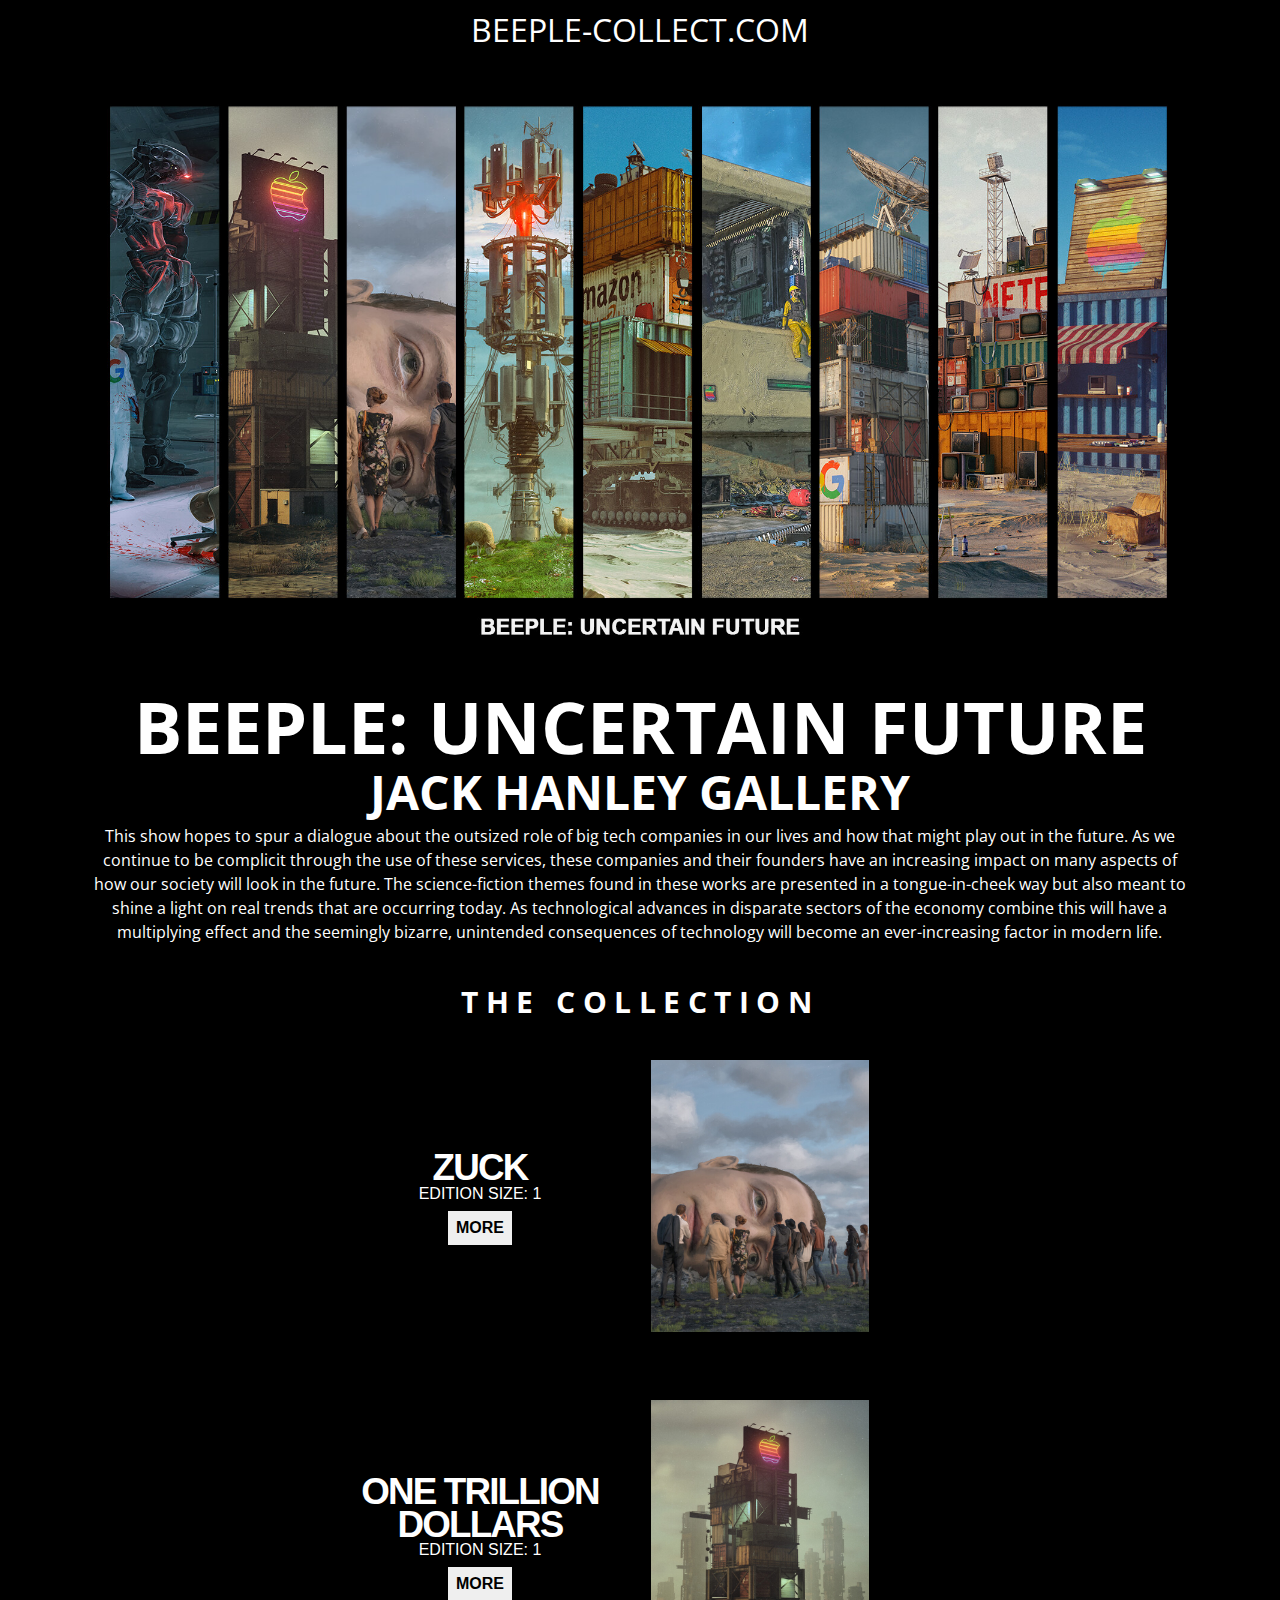
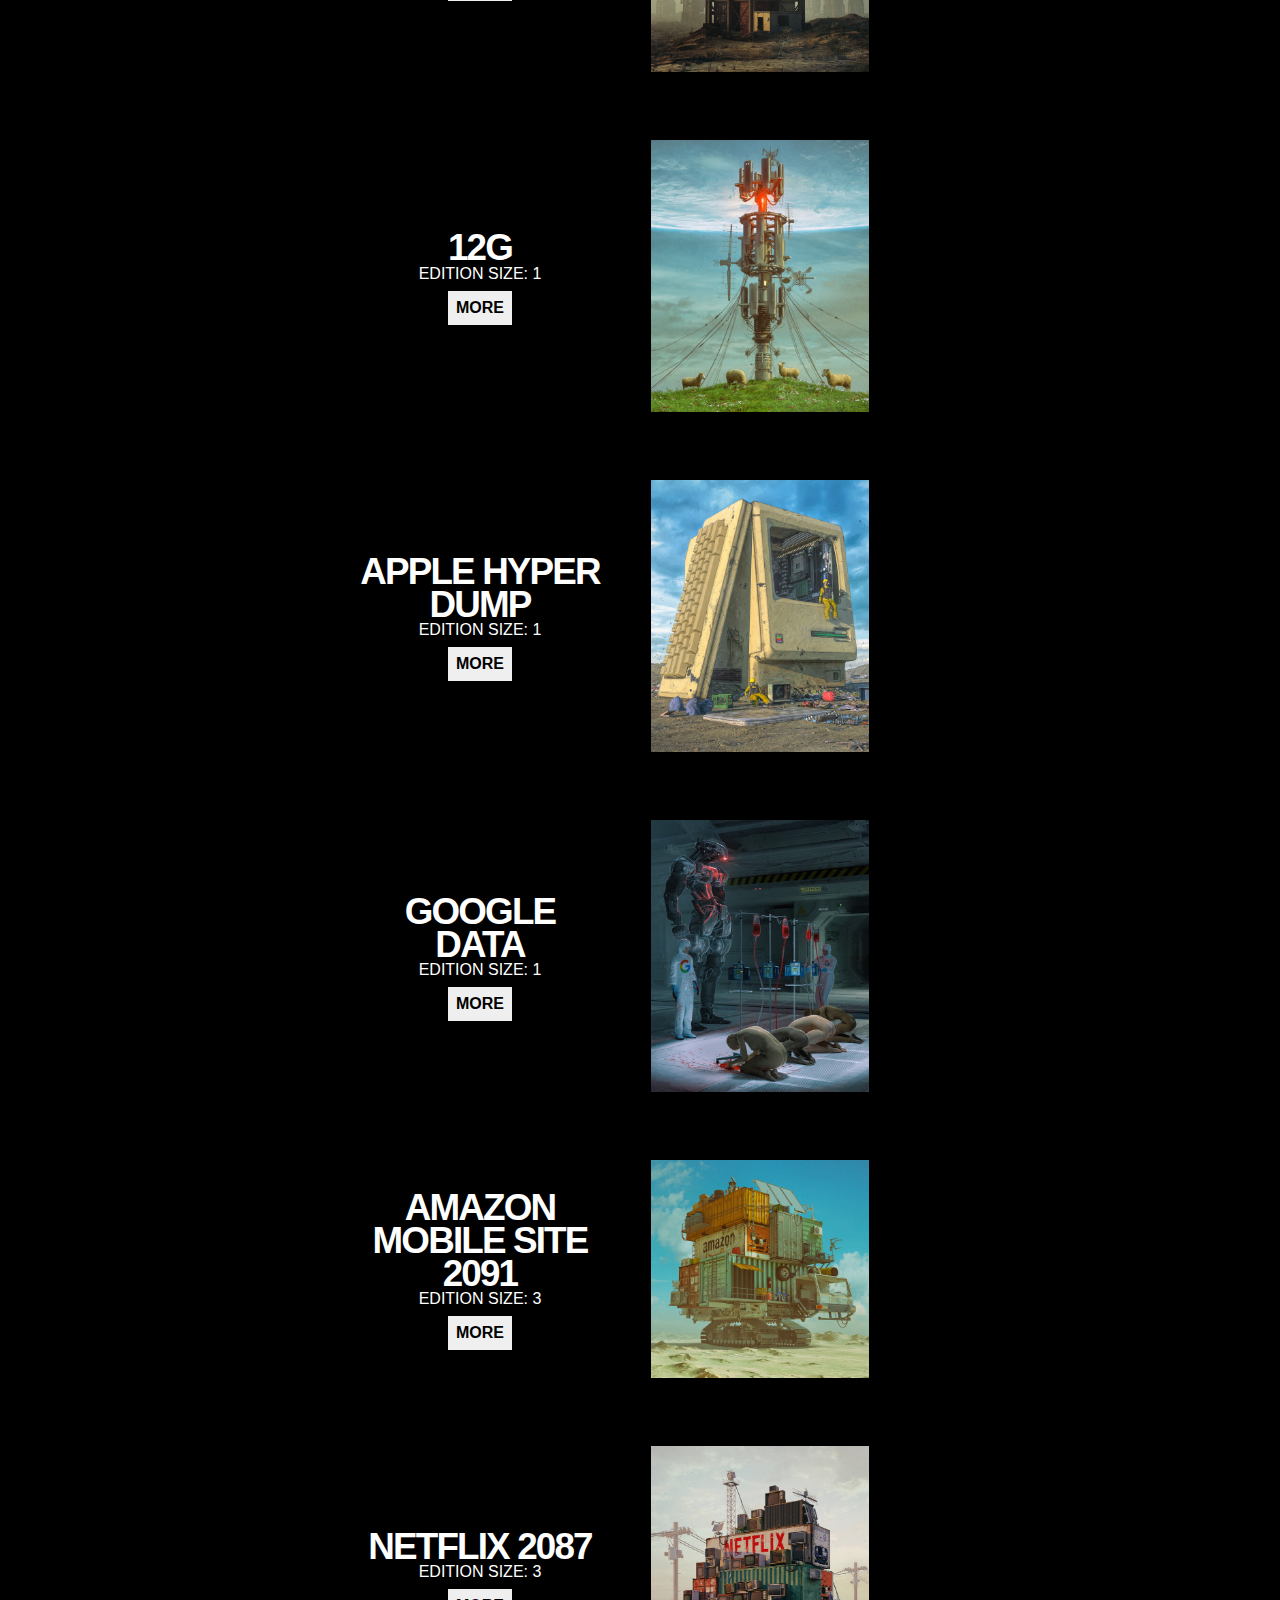
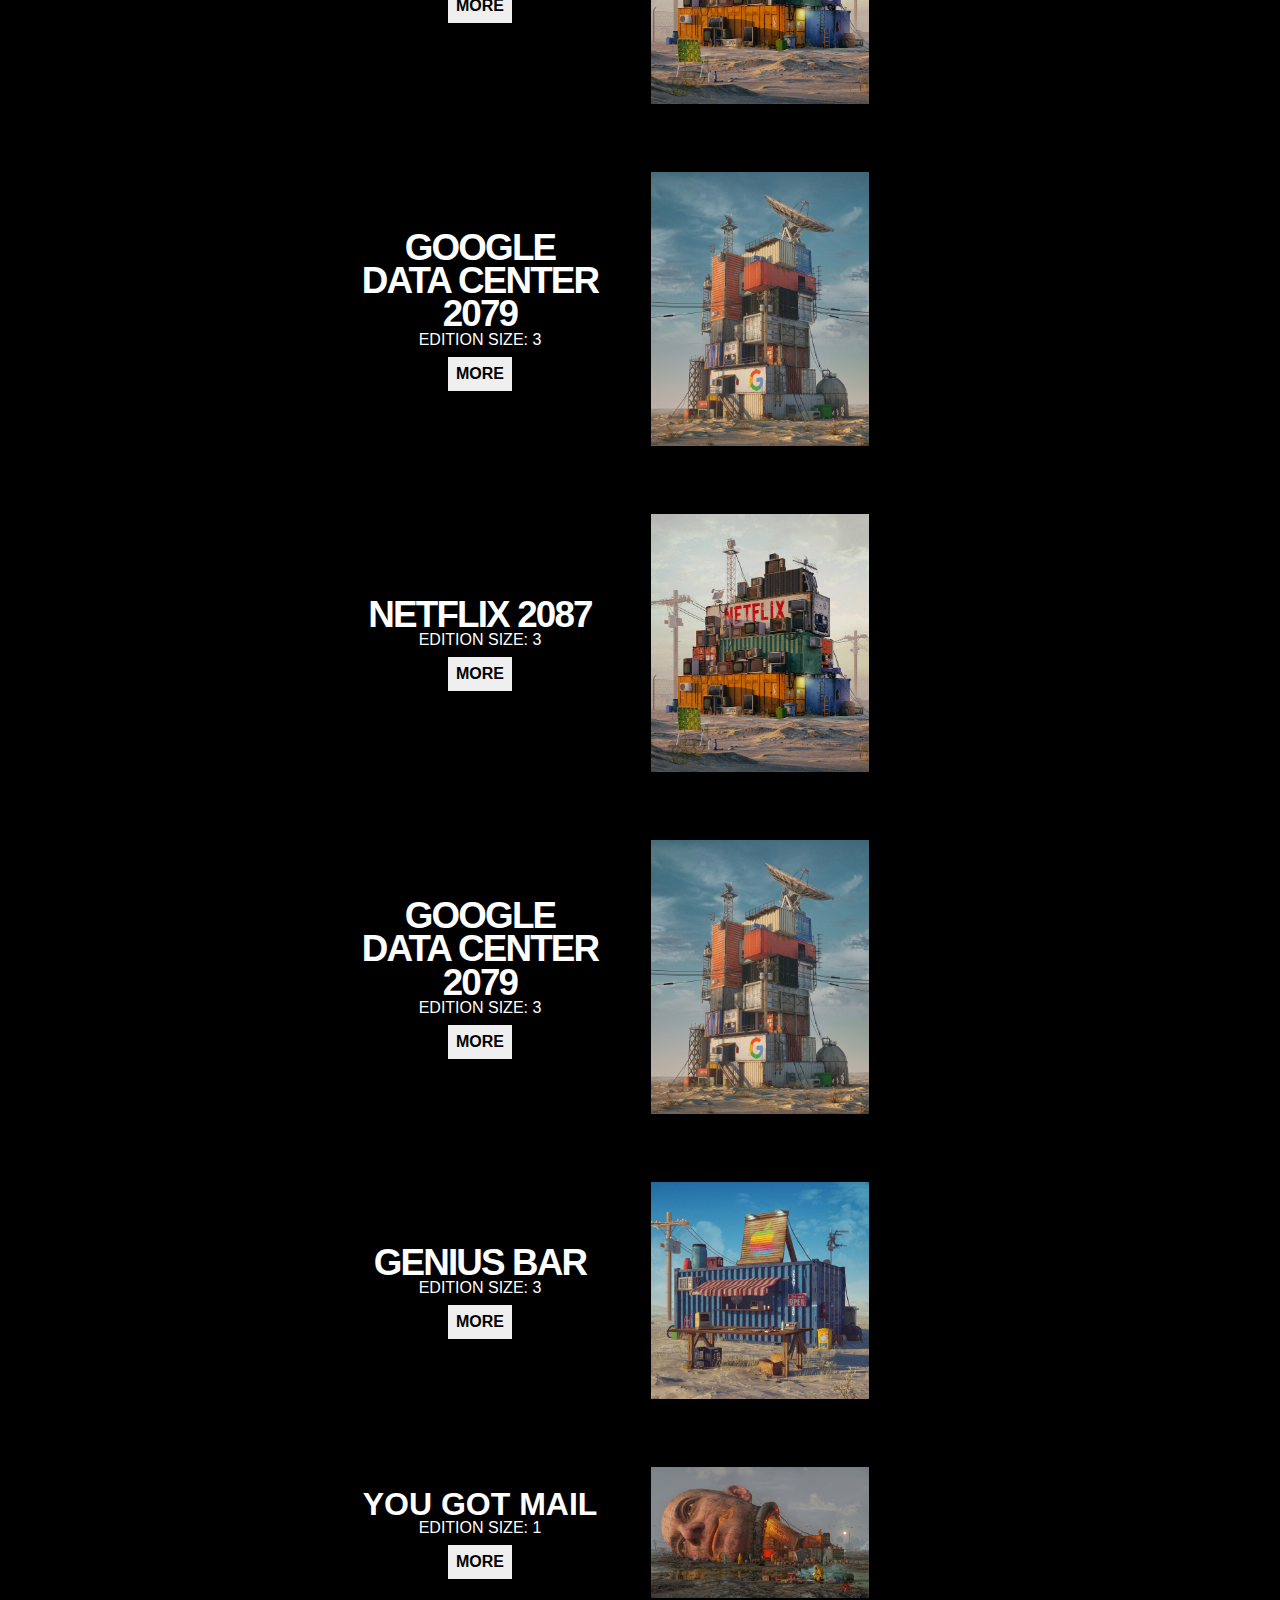
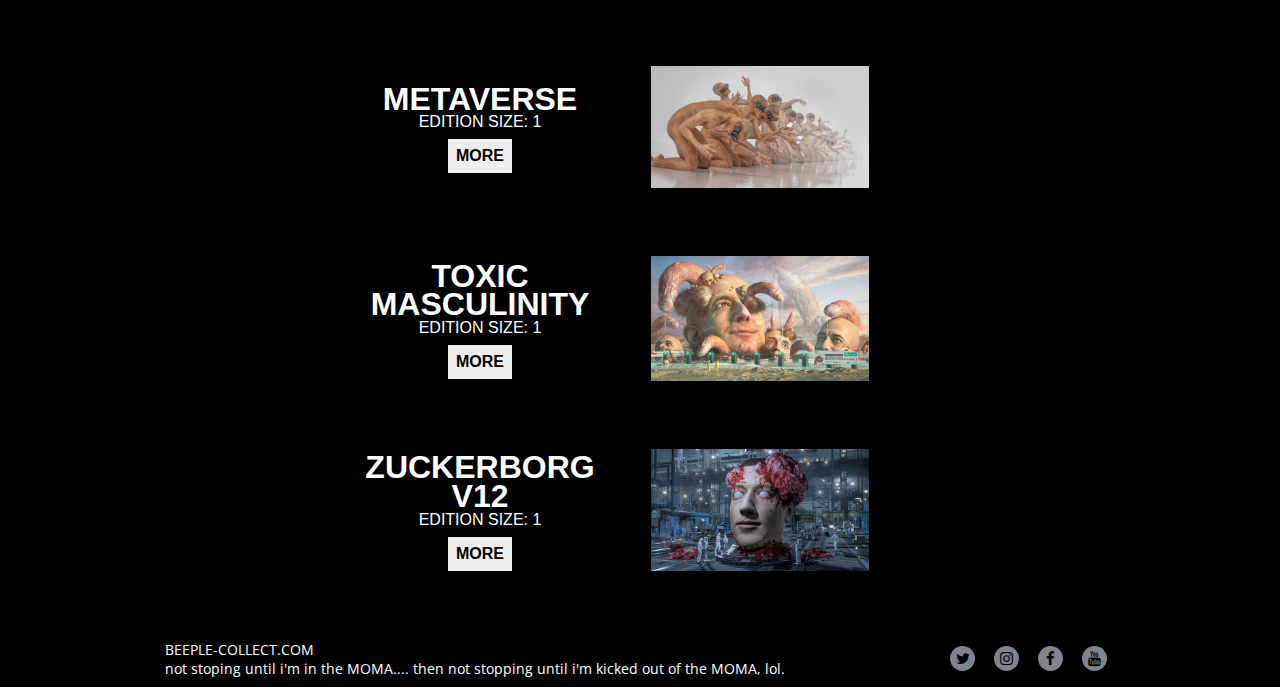
<file: index.html>
<!DOCTYPE html>
<html lang="en">
<head>
    <meta charset="UTF-8">
    <meta http-equiv="X-UA-Compatible" content="IE=edge">
    <meta name="viewport" content="width=device-width, initial-scale=1.0">
    <link rel="stylesheet" href="https://cdnjs.cloudflare.com/ajax/libs/font-awesome/4.7.0/css/font-awesome.min.css">
    <link rel="stylesheet" href="style.css">
    <title>BEEPLE-COLLECT</title>

    <!-- GOOGLE FONTS -->
    <link rel="preconnect" href="https://fonts.googleapis.com">
    <link rel="preconnect" href="https://fonts.gstatic.com" crossorigin>
    <link href="https://fonts.googleapis.com/css2?family=Open+Sans&display=swap" rel="stylesheet">
    <!-- END GOOGLE FONTS -->
</head>
<body>
    <header>
        <div class="navbar-menu">
            <div class="navbar-logo"><a href="index.html">BEEPLE-COLLECT.COM</a> </div>
        </div>
    </header>
    <main>
        <div class="main-banner">
            <img class="main-banner-image" src="Images/Banner.jpeg" alt="">
        </div>
            <div class="section-text">
            <h1 class="main-text">BEEPLE: UNCERTAIN FUTURE</h1>
            <h2 class="second-main-text">JACK HANLEY GALLERY</h2>
            <p class="main-paragraph">This show hopes to spur a dialogue about the outsized role of big tech companies in our lives and how that might play out in the future. As we continue to be complicit through the use of these services, these companies and their founders have an increasing impact on many aspects of how our society will look in the future. The science-fiction themes found in these works are presented in a tongue-in-cheek way but also meant to shine a light on real trends that are occurring today. As technological advances in disparate sectors of the economy combine this will have a multiplying effect and the seemingly bizarre, unintended consequences of technology will become an ever-increasing factor in modern life.</p>   
            </div>

            <h4 class="collection-section-title">THE COLLECTION</h4>

    <div class="collection-section">
        <div class="first-item-collection">
            <div class="first-item-text">

                    <P class="year">ZUCK</P>

                    <P class="edition">EDITION SIZE: 1</p>
                        <button><a href="image1.html"> MORE</a></button>
            </div>
            <div class="first-item-images">
             <a href="image1.html">  <img class="first-item-image" src="Images/Zuckenberg.jpeg" alt=""></a> 
            </div>
        </div>
        <div class="first-item-collection">
            <div class="first-item-text">

                    <P class="year">ONE TRILLION DOLLARS</P>

                    <P class="edition">EDITION SIZE: 1</p>
                        <button><a href="image2.html"> MORE</a></button>
            </div>
            <div class="first-item-images">
              <a href="image2.html"><img class="first-item-image" src="Images/image2.jpeg" alt=""> </a>  
            </div>
        </div>
        <div class="first-item-collection">
            <div class="first-item-text">

                    <P class="year">12G</P>
                    <P class="edition">EDITION SIZE: 1</p>
                        <button><a href="image3.html"> MORE</a></button>
            </div>
            <div class="first-item-images">
              <a href="image3.html"> <img class="first-item-image" src="Images/image3.jpeg" alt=""> </a> 
            </div>
        </div>
        <div class="first-item-collection">
            <div class="first-item-text">
                    <P class="year">APPLE HYPER DUMP</P>
                    <P class="edition">EDITION SIZE: 1</p>
                        <button><a href="image4.html"> MORE</a></button>
            </div>
            <div class="first-item-images">
              <a href="image4.html"><img class="first-item-image" src="Images/image4.jpeg" alt=""> </a>  
            </div>
        </div>
        <div class="first-item-collection">
            <div class="first-item-text">

                    <P class="year">GOOGLE DATA</P>
                    <P class="edition">EDITION SIZE: 1</p>
                        <button><a href="image5.html"> MORE</a></button>
            </div>
            <div class="first-item-images">
              <a href="image5.html"> <img class="first-item-image" src="Images/image5.jpeg" alt=""> </a> 
            </div>
        </div>
        <div class="first-item-collection">
            <div class="first-item-text">
                    <P class="year">AMAZON MOBILE SITE 2091</P>
                    <P class="edition">EDITION SIZE: 3</p>
                        <button><a href="image6.html"> MORE</a></button>
            </div>
            <div class="first-item-images">
              <a href="image6.html">  <img class="first-item-image" src="Images/image6.jpeg" alt=""> </a>
            </div>
        </div>

        <div class="first-item-collection">
            <div class="first-item-text">
                    <P class="year">NETFLIX 2087</P>
                    <P class="edition">EDITION SIZE: 3</p>
                        <button><a href="image7.html"> MORE</a></button>
            </div>
            <div class="first-item-images">
              <a href="image7.html"> <img class="first-item-image" src="Images/image7.jpeg" alt=""> </a> 
            </div>
        </div>
        <div class="first-item-collection">
            <div class="first-item-text">
                    <P class="year">GOOGLE DATA CENTER 2079</P>
                    <P class="edition">EDITION SIZE: 3</p>
                        <button><a href="image8.html"> MORE</a></button>
            </div>
            <div class="first-item-images">
              <a href="image8.html"> <img class="first-item-image" src="Images/image8.jpeg" alt=""></a> 
            </div>
        </div>

        <div class="first-item-collection">
            <div class="first-item-text">
                    <P class="year">NETFLIX 2087</P>
                    <P class="edition">EDITION SIZE: 3</p>
                        <button><a href="image14.html"> MORE</a></button>
            </div>
            <div class="first-item-images">
              <a href="image7.html"> <img class="first-item-image" src="Images/image7.jpeg" alt=""> </a> 
            </div>
        </div>
        <div class="first-item-collection">
            <div class="first-item-text">
                    <P class="year">GOOGLE DATA CENTER 2079</P>
                    <P class="edition">EDITION SIZE: 3</p>
                        <button><a href="image15.html"> MORE</a></button>
            </div>
            <div class="first-item-images">
              <a href="image8.html"> <img class="first-item-image" src="Images/image8.jpeg" alt=""></a> 
            </div>
        </div>

        <div class="first-item-collection">
            <div class="first-item-text">
                    <P class="year">GENIUS BAR</P>
                    <P class="edition">EDITION SIZE: 3</p>
                        <button><a href="image9.html"> MORE</a></button>
            </div>
            <div class="first-item-images">
               <a href="image9.html"><img class="first-item-image" src="Images/image9.jpeg" alt=""> </a> 
            </div>
        </div>
        <div class="first-item-collection">
            <div class="first-item-text">
                    <P class="single-name">YOU GOT MAIL</P>
                    <P class="edition">EDITION SIZE: 1</p>
                        <button><a href="image10.html"> MORE</a></button>
            </div>
            <div class="first-item-images">
               <a href="image10.html"><img class="first-item-image" src="Images/image10.jpeg" alt=""></a> 
            </div>
        </div>
        <div class="first-item-collection">
            <div class="first-item-text">

                    <P class="single-name">METAVERSE</P>
                    <P class="edition">EDITION SIZE: 1</p>
                        <button><a href="image11.html"> MORE</a></button>
            </div>
            <div class="first-item-images">
               <a href="image11.html"> <img class="first-item-image" src="Images/image11.jpeg" alt=""></a>
            </div>
        </div>
        <div class="first-item-collection">
            <div class="first-item-text">

                    <P class="single-name">TOXIC MASCULINITY</P>
                    <P class="edition">EDITION SIZE: 1</p>
                        <button><a href="image12.html"> MORE</a></button>
            </div>
            <div class="first-item-images">
               <a href="image12.html"><img class="first-item-image" src="Images/image12.jpeg" alt=""></a> 
            </div>
        </div>

        <div class="first-item-collection">
            <div class="first-item-text">

                    <P class="single-name">ZUCKERBORG V12</P>
                    <P class="edition">EDITION SIZE: 1</p>
                        <button><a href="image13.html"> MORE</a></button>
            </div>
            <div class="first-item-images">
               <a href="image13.html"><img class="first-item-image" src="Images/image13.jpeg" alt=""></a> 
            </div>
        </div>

    </div>
       
    </div>
       
    </main>

    <footer>
        <div class="footer-flex">
            <div class="footer-first-item-flex">
                <p>BEEPLE-COLLECT.COM</p>
                <p>not stoping until i'm in the MOMA.... then not stopping until i'm kicked out of the MOMA, lol.</p>
            </div>
            <div class="footer-second-item-flex">
                <a href="#" class="fa fa-twitter"></a>
                <a href="#" class="fa fa-instagram"></a>
                <a href="#" class="fa fa-facebook"></a>
                <a href="#" class="fa fa-youtube"></a>
            </div>
        </div>
    </footer>
</body>
</html>
</file>
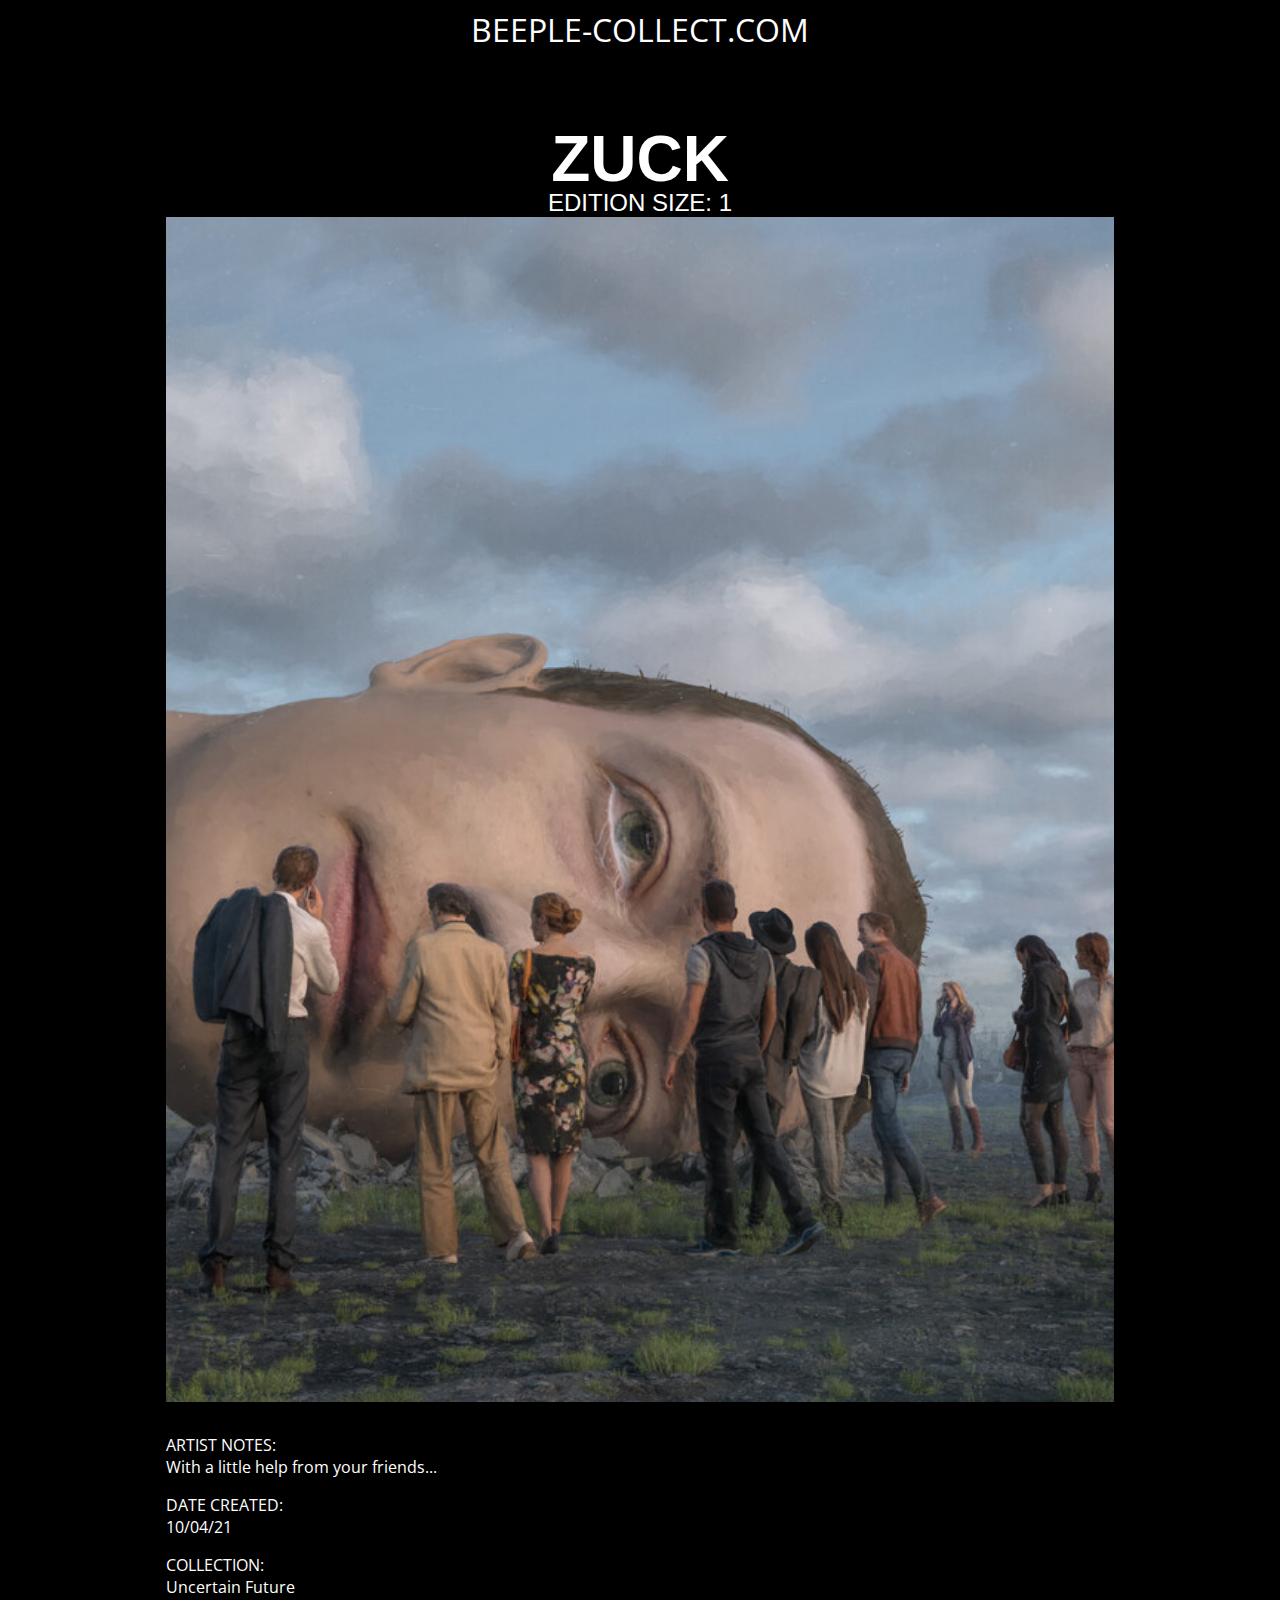
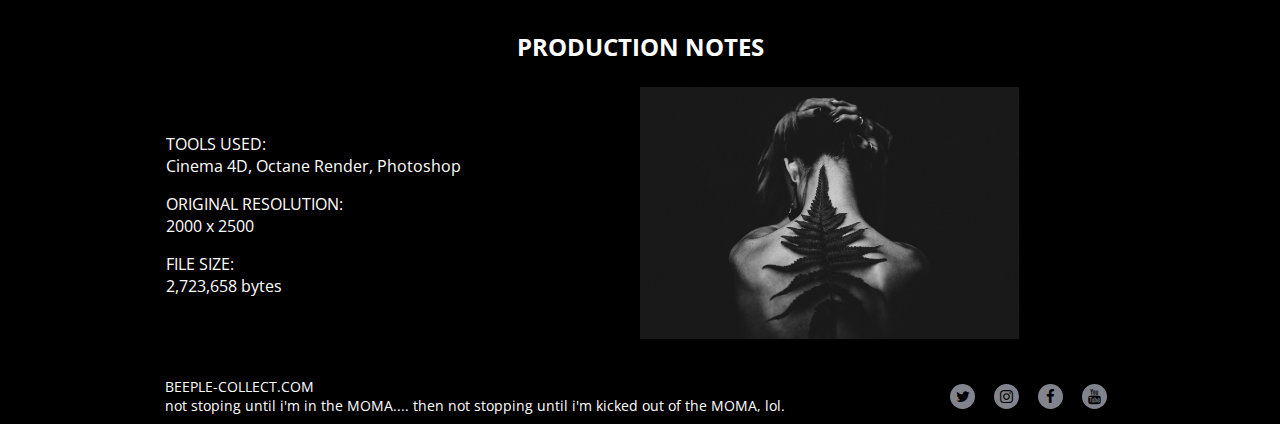
<file: image1.html>
<!DOCTYPE html>
<html lang="en">
<head>
    <meta charset="UTF-8">
    <meta http-equiv="X-UA-Compatible" content="IE=edge">
    <meta name="viewport" content="width=device-width, initial-scale=1.0">
    <link rel="stylesheet" href="https://cdnjs.cloudflare.com/ajax/libs/font-awesome/4.7.0/css/font-awesome.min.css">
    <link rel="stylesheet" href="style.css">
    <title>BEEPLE-COLLECT</title>

    <!-- GOOGLE FONTS -->
    <link rel="preconnect" href="https://fonts.googleapis.com">
    <link rel="preconnect" href="https://fonts.gstatic.com" crossorigin>
    <link href="https://fonts.googleapis.com/css2?family=Open+Sans&display=swap" rel="stylesheet">
    <!-- END GOOGLE FONTS -->
</head>
<body>
    <header>
        <div class="navbar-menu">
            <div class="navbar-logo"><a href="index.html">BEEPLE-COLLECT.COM</a> </div>
        </div>
    </header>

    <div class="image-title">

        
        <P class="image1-single-name">ZUCK</P>
        <P class="image1-collection">EDITION SIZE: 1</P>

    </div>
    <div class="image1-container">
        <img class="image1-art" src="Images/Zuckenberg.jpeg" alt="">
    </div>  

<div class="image-infos-container">
    <div class="image-infos">
        <div class="first-info-paragraph">
            <p>ARTIST NOTES:</p>
            <p>With a little help from your friends...</p>
        </div>
        <div class="second-info-paragraph">
            <p>DATE CREATED:</p>
            <p>10/04/21</p>
        </div>
        <div class="third-info-paragraph">
            <p>COLLECTION:</p>
            <p>Uncertain Future</p>
        </div>
    </div>
</div>        

<div class="production-notes-container">
    <h2 class="production-notes-title">PRODUCTION NOTES</h2>
    <div class="production-notes-flex">
        <div class="production-notes">
            <div class="first-production-paragraph">
                <p>TOOLS USED:</p>
                <p>Cinema 4D, Octane Render, Photoshop</p>
            </div>
            <div class="second-production-paragraph">
                <p>ORIGINAL RESOLUTION:</p>
                <p>2000 x 2500</p>
            </div>
            <div class="third-production-paragraph">
                <p>FILE SIZE:</p>
                <p>2,723,658 bytes</p>
            </div>
        </div>
        <div class="production-notes-image">
            <img src="Images/pexels-matheus-bertelli-573294.jpg" alt="" class="prod-notes-image">
        </div>
    </div>
</div>        

<footer>
    <div class="image1-footer-flex">
        <div class="footer-first-item-flex">
            <p>BEEPLE-COLLECT.COM</p>
            <p>not stoping until i'm in the MOMA.... then not stopping until i'm kicked out of the MOMA, lol.</p>
        </div>
        <div class="footer-second-item-flex">
            <a href="#" class="fa fa-twitter"></a>
            <a href="#" class="fa fa-instagram"></a>
            <a href="#" class="fa fa-facebook"></a>
            <a href="#" class="fa fa-youtube"></a>
        </div>
    </div>
</footer>


</body>
</file>
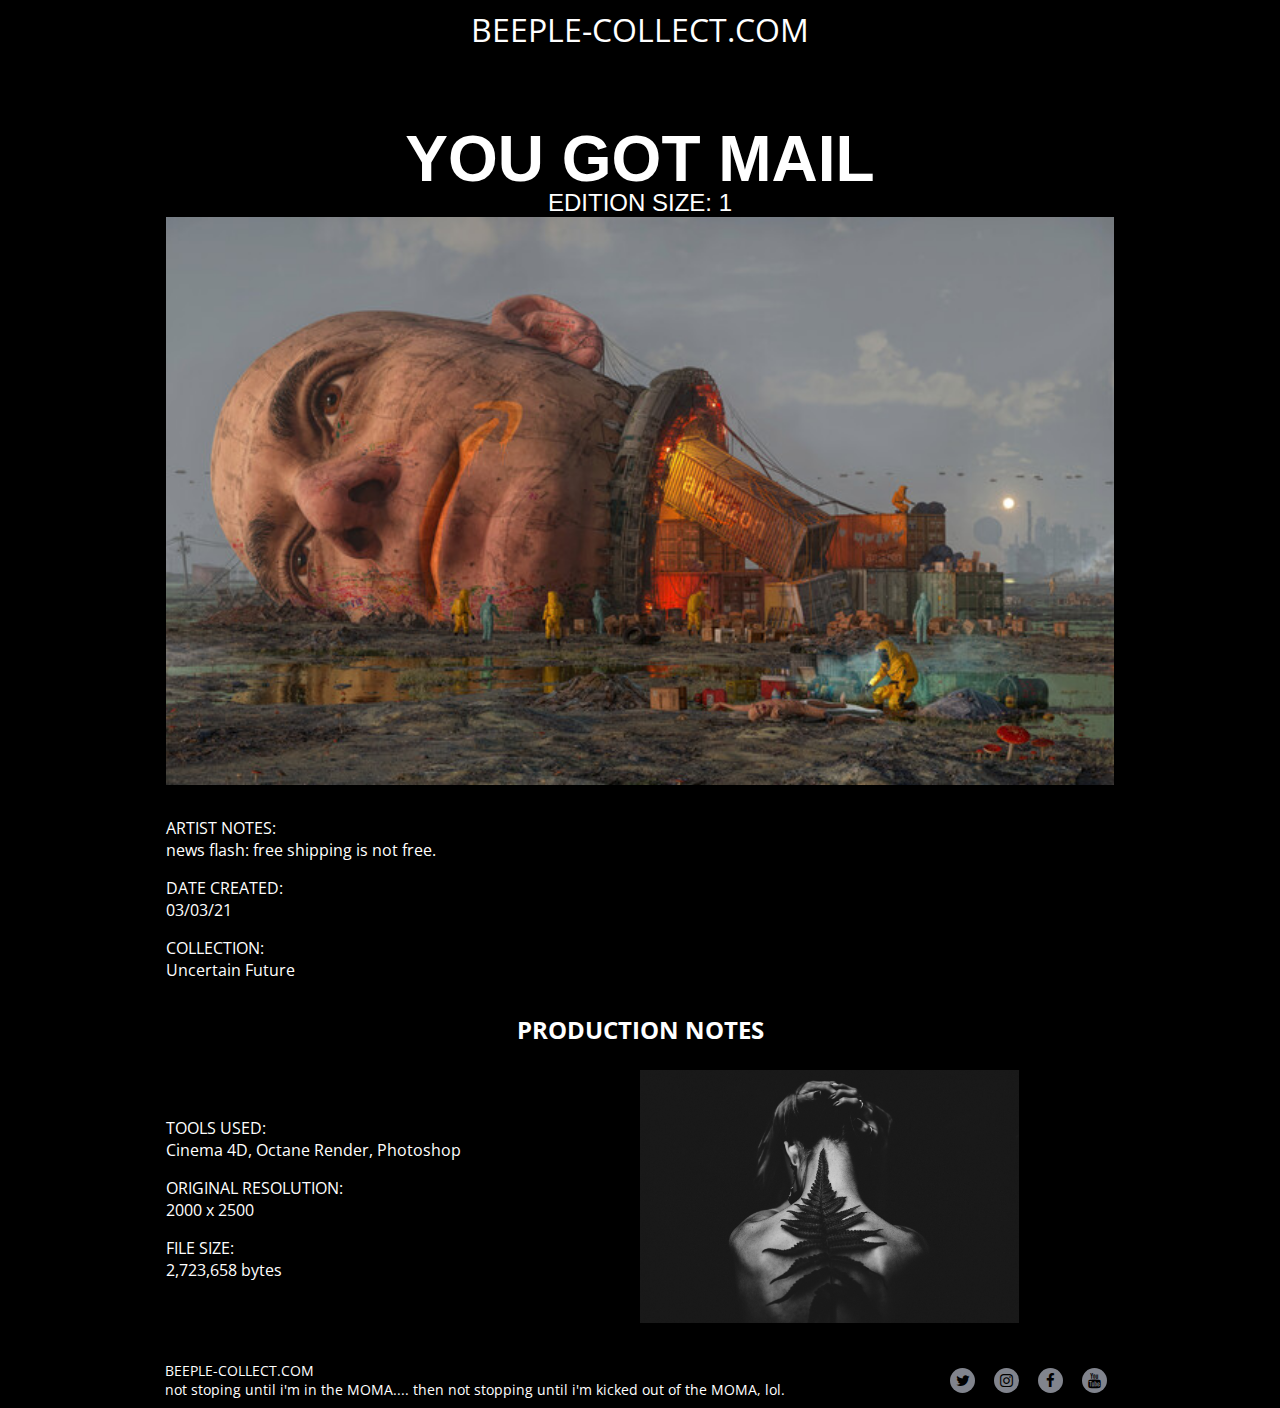
<file: image10.html>
<!DOCTYPE html>
<html lang="en">
<head>
    <meta charset="UTF-8">
    <meta http-equiv="X-UA-Compatible" content="IE=edge">
    <meta name="viewport" content="width=device-width, initial-scale=1.0">
    <link rel="stylesheet" href="https://cdnjs.cloudflare.com/ajax/libs/font-awesome/4.7.0/css/font-awesome.min.css">
    <link rel="stylesheet" href="style.css">
    <title>BEEPLE-COLLECT</title>

    <!-- GOOGLE FONTS -->
    <link rel="preconnect" href="https://fonts.googleapis.com">
    <link rel="preconnect" href="https://fonts.gstatic.com" crossorigin>
    <link href="https://fonts.googleapis.com/css2?family=Open+Sans&display=swap" rel="stylesheet">
    <!-- END GOOGLE FONTS -->
</head>
<body>
    <header>
        <div class="navbar-menu">
            <div class="navbar-logo"><a href="index.html">BEEPLE-COLLECT.COM</a> </div>
        </div>
    </header>

    <div class="image-title">
        <P class="image1-single-name">YOU GOT MAIL</P>
        <P class="image1-collection">EDITION SIZE: 1</P>

    </div>
    <div class="image1-container">
        <img class="image1-art" src="Images/image10.jpeg" alt="">
    </div>  

<div class="image-infos-container">
    <div class="image-infos">
        <div class="first-info-paragraph">
            <p>ARTIST NOTES:</p>
            <p>news flash: free shipping is not free.</p>
        </div>
        <div class="second-info-paragraph">
            <p>DATE CREATED:</p>
            <p>03/03/21</p>
        </div>
        <div class="third-info-paragraph">
            <p>COLLECTION:</p>
            <p>Uncertain Future</p>
        </div>
    </div>
</div>        

<div class="production-notes-container">
    <h2 class="production-notes-title">PRODUCTION NOTES</h2>
    <div class="production-notes-flex">
        <div class="production-notes">
            <div class="first-production-paragraph">
                <p>TOOLS USED:</p>
                <p>Cinema 4D, Octane Render, Photoshop</p>
            </div>
            <div class="second-production-paragraph">
                <p>ORIGINAL RESOLUTION:</p>
                <p>2000 x 2500</p>
            </div>
            <div class="third-production-paragraph">
                <p>FILE SIZE:</p>
                <p>2,723,658 bytes</p>
            </div>
        </div>
        <div class="production-notes-image">
            <img src="Images/pexels-matheus-bertelli-573294.jpg" alt="" class="prod-notes-image">
        </div>
    </div>
</div>        

<footer>
    <div class="image1-footer-flex">
        <div class="footer-first-item-flex">
            <p>BEEPLE-COLLECT.COM</p>
            <p>not stoping until i'm in the MOMA.... then not stopping until i'm kicked out of the MOMA, lol.</p>
        </div>
        <div class="footer-second-item-flex">
            <a href="#" class="fa fa-twitter"></a>
            <a href="#" class="fa fa-instagram"></a>
            <a href="#" class="fa fa-facebook"></a>
            <a href="#" class="fa fa-youtube"></a>
        </div>
    </div>
</footer>


</body>
</file>
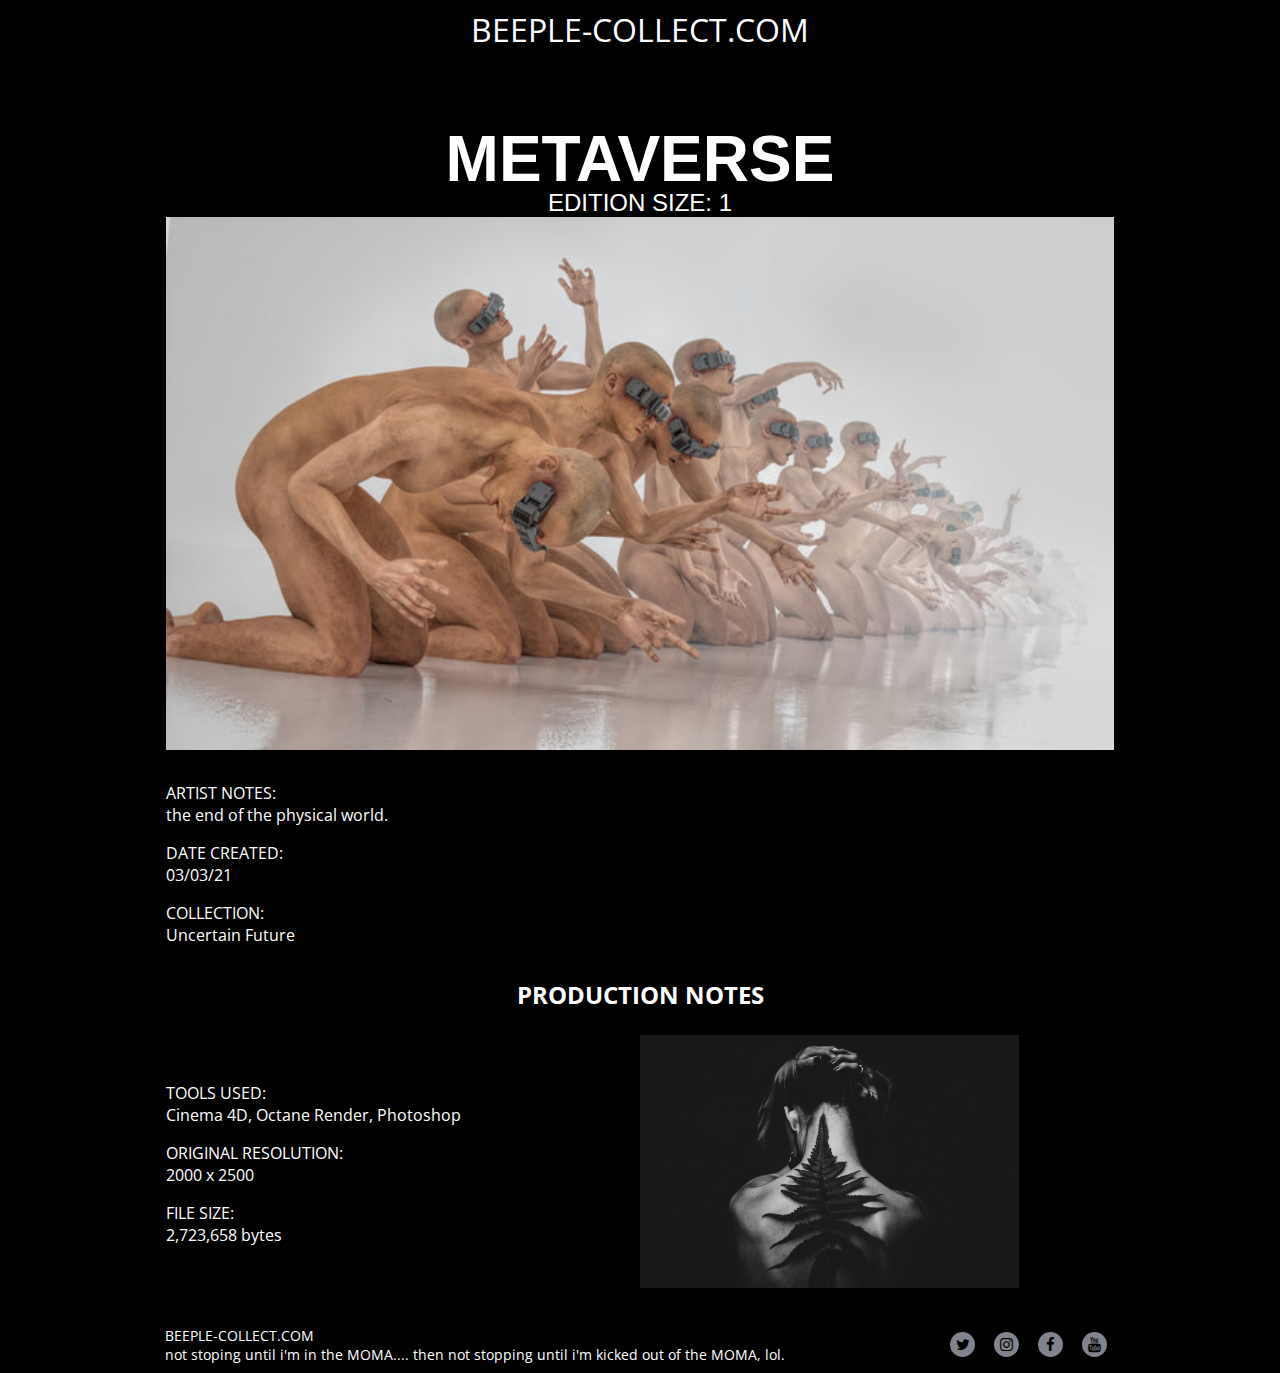
<file: image11.html>
<!DOCTYPE html>
<html lang="en">
<head>
    <meta charset="UTF-8">
    <meta http-equiv="X-UA-Compatible" content="IE=edge">
    <meta name="viewport" content="width=device-width, initial-scale=1.0">
    <link rel="stylesheet" href="https://cdnjs.cloudflare.com/ajax/libs/font-awesome/4.7.0/css/font-awesome.min.css">
    <link rel="stylesheet" href="style.css">
    <title>BEEPLE-COLLECT</title>

    <!-- GOOGLE FONTS -->
    <link rel="preconnect" href="https://fonts.googleapis.com">
    <link rel="preconnect" href="https://fonts.gstatic.com" crossorigin>
    <link href="https://fonts.googleapis.com/css2?family=Open+Sans&display=swap" rel="stylesheet">
    <!-- END GOOGLE FONTS -->
</head>
<body>
    <header>
        <div class="navbar-menu">
            <div class="navbar-logo"><a href="index.html">BEEPLE-COLLECT.COM</a> </div>
        </div>
    </header>

    <div class="image-title">
        <P class="image1-single-name">METAVERSE</P>
        <P class="image1-collection">EDITION SIZE: 1</P>

    </div>
    <div class="image1-container">
        <img class="image1-art" src="Images/image11.jpeg" alt="">
    </div>  

<div class="image-infos-container">
    <div class="image-infos">
        <div class="first-info-paragraph">
            <p>ARTIST NOTES:</p>
            <p>the end of the physical world.</p>
        </div>
        <div class="second-info-paragraph">
            <p>DATE CREATED:</p>
            <p>03/03/21</p>
        </div>
        <div class="third-info-paragraph">
            <p>COLLECTION:</p>
            <p>Uncertain Future</p>
        </div>
    </div>
</div>        

<div class="production-notes-container">
    <h2 class="production-notes-title">PRODUCTION NOTES</h2>
    <div class="production-notes-flex">
        <div class="production-notes">
            <div class="first-production-paragraph">
                <p>TOOLS USED:</p>
                <p>Cinema 4D, Octane Render, Photoshop</p>
            </div>
            <div class="second-production-paragraph">
                <p>ORIGINAL RESOLUTION:</p>
                <p>2000 x 2500</p>
            </div>
            <div class="third-production-paragraph">
                <p>FILE SIZE:</p>
                <p>2,723,658 bytes</p>
            </div>
        </div>
        <div class="production-notes-image">
            <img src="Images/pexels-matheus-bertelli-573294.jpg" alt="" class="prod-notes-image">
        </div>
    </div>
</div>        

<footer>
    <div class="image1-footer-flex">
        <div class="footer-first-item-flex">
            <p>BEEPLE-COLLECT.COM</p>
            <p>not stoping until i'm in the MOMA.... then not stopping until i'm kicked out of the MOMA, lol.</p>
        </div>
        <div class="footer-second-item-flex">
            <a href="#" class="fa fa-twitter"></a>
            <a href="#" class="fa fa-instagram"></a>
            <a href="#" class="fa fa-facebook"></a>
            <a href="#" class="fa fa-youtube"></a>
        </div>
    </div>
</footer>


</body>
</file>
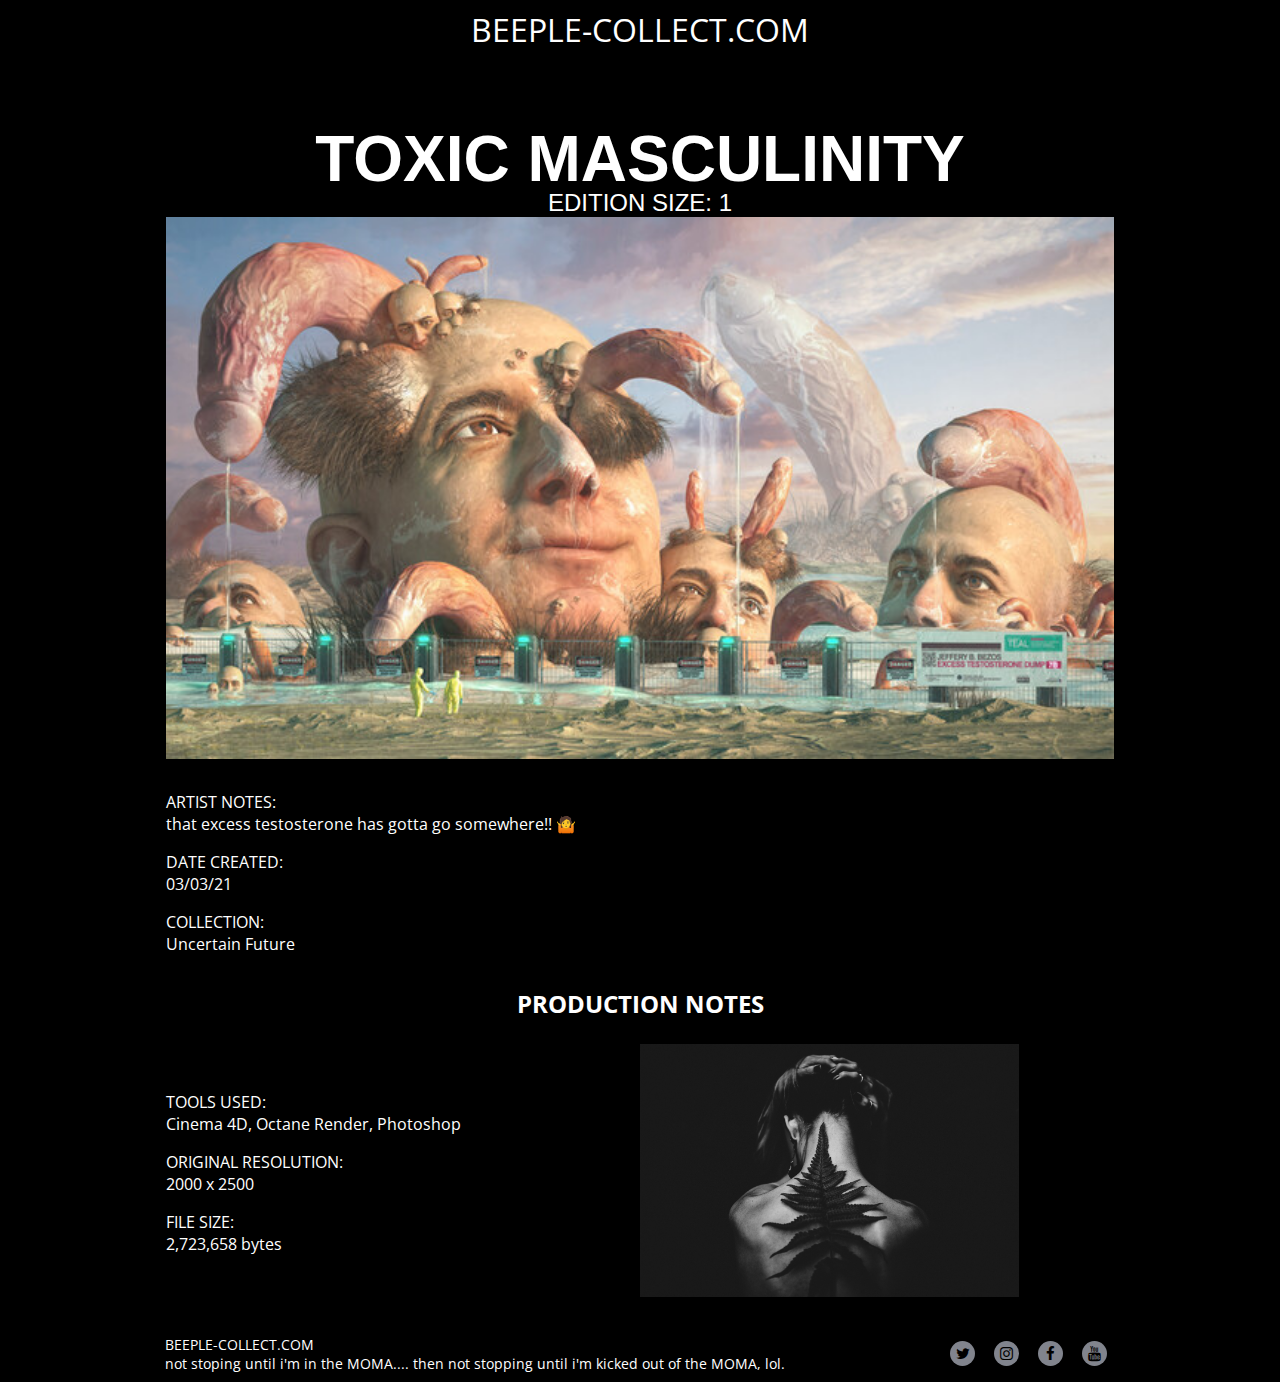
<file: image12.html>
<!DOCTYPE html>
<html lang="en">
<head>
    <meta charset="UTF-8">
    <meta http-equiv="X-UA-Compatible" content="IE=edge">
    <meta name="viewport" content="width=device-width, initial-scale=1.0">
    <link rel="stylesheet" href="https://cdnjs.cloudflare.com/ajax/libs/font-awesome/4.7.0/css/font-awesome.min.css">
    <link rel="stylesheet" href="style.css">
    <title>BEEPLE-COLLECT</title>

    <!-- GOOGLE FONTS -->
    <link rel="preconnect" href="https://fonts.googleapis.com">
    <link rel="preconnect" href="https://fonts.gstatic.com" crossorigin>
    <link href="https://fonts.googleapis.com/css2?family=Open+Sans&display=swap" rel="stylesheet">
    <!-- END GOOGLE FONTS -->
</head>
<body>
    <header>
        <div class="navbar-menu">
            <div class="navbar-logo"><a href="index.html">BEEPLE-COLLECT.COM</a> </div>
        </div>
    </header>

    <div class="image-title">
        <P class="image1-single-name">TOXIC MASCULINITY</P>
        <P class="image1-collection">EDITION SIZE: 1</P>

    </div>
    <div class="image1-container">
        <img class="image1-art" src="Images/image12.jpeg" alt="">
    </div>  

<div class="image-infos-container">
    <div class="image-infos">
        <div class="first-info-paragraph">
            <p>ARTIST NOTES:</p>
            <p>that excess testosterone has gotta go somewhere!! 🤷</p>
        </div>
        <div class="second-info-paragraph">
            <p>DATE CREATED:</p>
            <p>03/03/21</p>
        </div>
        <div class="third-info-paragraph">
            <p>COLLECTION:</p>
            <p>Uncertain Future</p>
        </div>
    </div>
</div>        

<div class="production-notes-container">
    <h2 class="production-notes-title">PRODUCTION NOTES</h2>
    <div class="production-notes-flex">
        <div class="production-notes">
            <div class="first-production-paragraph">
                <p>TOOLS USED:</p>
                <p>Cinema 4D, Octane Render, Photoshop</p>
            </div>
            <div class="second-production-paragraph">
                <p>ORIGINAL RESOLUTION:</p>
                <p>2000 x 2500</p>
            </div>
            <div class="third-production-paragraph">
                <p>FILE SIZE:</p>
                <p>2,723,658 bytes</p>
            </div>
        </div>
        <div class="production-notes-image">
            <img src="Images/pexels-matheus-bertelli-573294.jpg" alt="" class="prod-notes-image">
        </div>
    </div>
</div>        

<footer>
    <div class="image1-footer-flex">
        <div class="footer-first-item-flex">
            <p>BEEPLE-COLLECT.COM</p>
            <p>not stoping until i'm in the MOMA.... then not stopping until i'm kicked out of the MOMA, lol.</p>
        </div>
        <div class="footer-second-item-flex">
            <a href="#" class="fa fa-twitter"></a>
            <a href="#" class="fa fa-instagram"></a>
            <a href="#" class="fa fa-facebook"></a>
            <a href="#" class="fa fa-youtube"></a>
        </div>
    </div>
</footer>


</body>
</file>
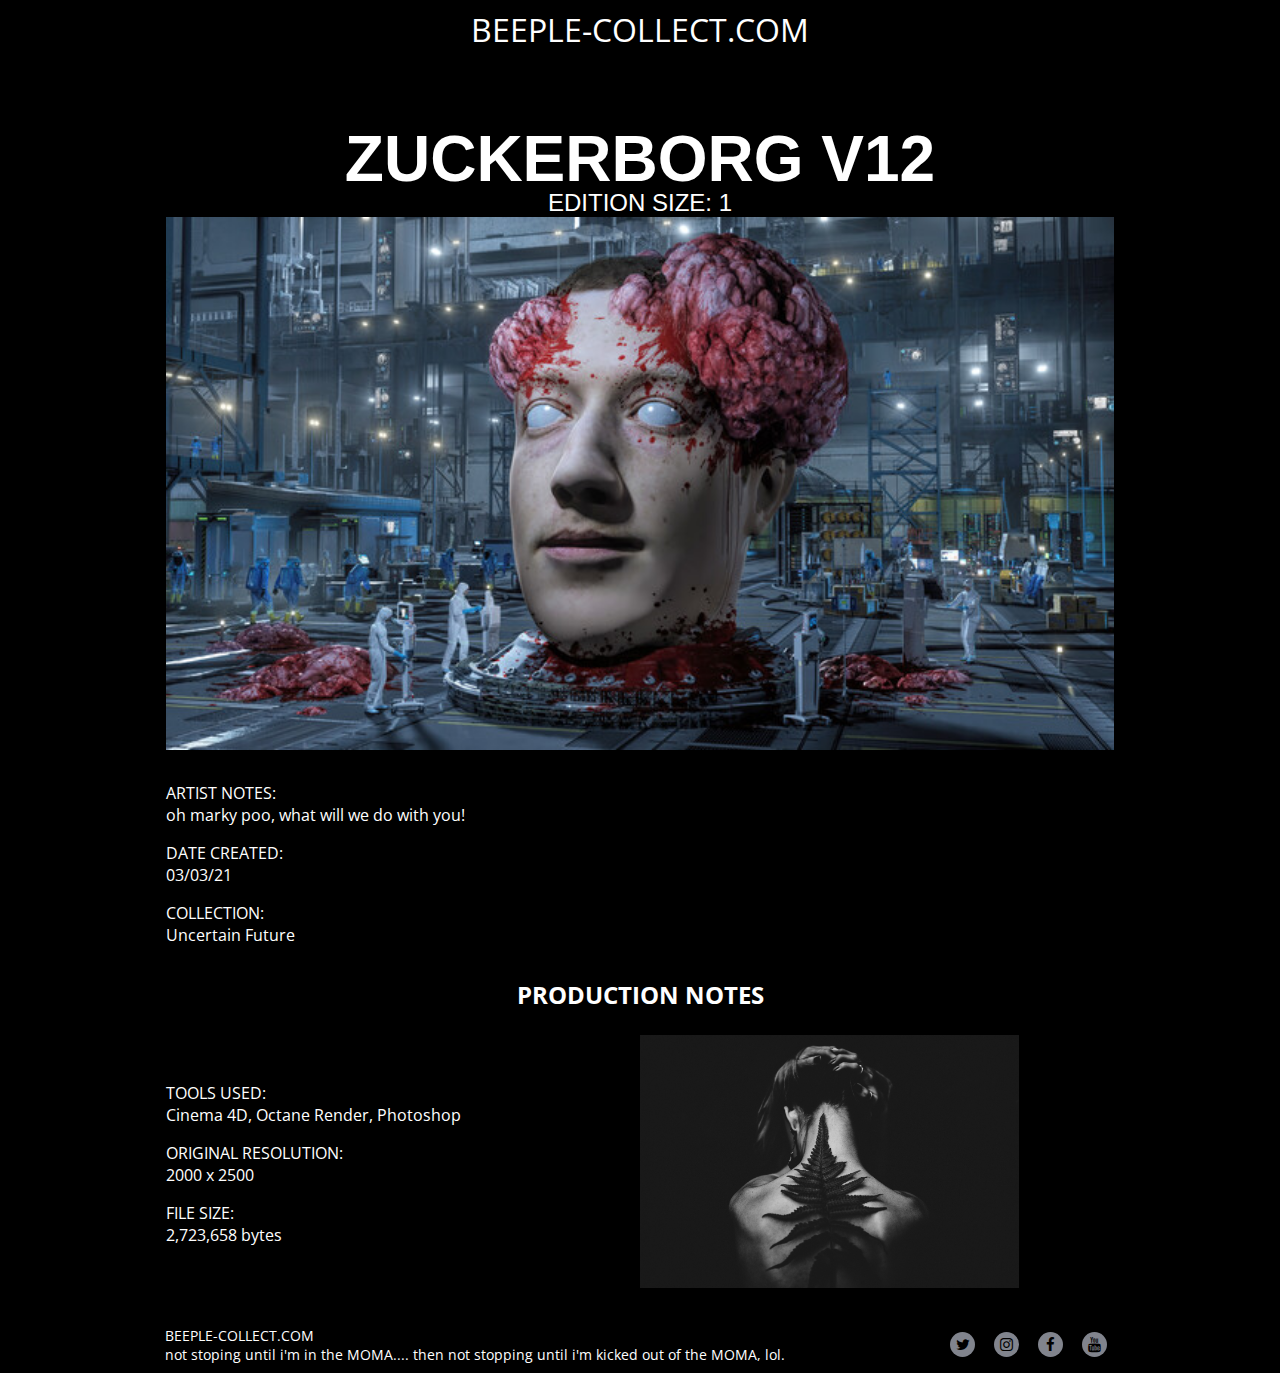
<file: image13.html>
<!DOCTYPE html>
<html lang="en">
<head>
    <meta charset="UTF-8">
    <meta http-equiv="X-UA-Compatible" content="IE=edge">
    <meta name="viewport" content="width=device-width, initial-scale=1.0">
    <link rel="stylesheet" href="https://cdnjs.cloudflare.com/ajax/libs/font-awesome/4.7.0/css/font-awesome.min.css">
    <link rel="stylesheet" href="style.css">
    <title>BEEPLE-COLLECT</title>

    <!-- GOOGLE FONTS -->
    <link rel="preconnect" href="https://fonts.googleapis.com">
    <link rel="preconnect" href="https://fonts.gstatic.com" crossorigin>
    <link href="https://fonts.googleapis.com/css2?family=Open+Sans&display=swap" rel="stylesheet">
    <!-- END GOOGLE FONTS -->
</head>
<body>
    <header>
        <div class="navbar-menu">
            <div class="navbar-logo"><a href="index.html">BEEPLE-COLLECT.COM</a> </div>
        </div>
    </header>

    <div class="image-title">
        <P class="image1-single-name">ZUCKERBORG V12</P>
        <P class="image1-collection">EDITION SIZE: 1</P>

    </div>
    <div class="image1-container">
        <img class="image1-art" src="Images/image13.jpeg" alt="">
    </div>  

<div class="image-infos-container">
    <div class="image-infos">
        <div class="first-info-paragraph">
            <p>ARTIST NOTES:</p>
            <p>oh marky poo, what will we do with you!</p>
        </div>
        <div class="second-info-paragraph">
            <p>DATE CREATED:</p>
            <p>03/03/21</p>
        </div>
        <div class="third-info-paragraph">
            <p>COLLECTION:</p>
            <p>Uncertain Future</p>
        </div>
    </div>
</div>        

<div class="production-notes-container">
    <h2 class="production-notes-title">PRODUCTION NOTES</h2>
    <div class="production-notes-flex">
        <div class="production-notes">
            <div class="first-production-paragraph">
                <p>TOOLS USED:</p>
                <p>Cinema 4D, Octane Render, Photoshop</p>
            </div>
            <div class="second-production-paragraph">
                <p>ORIGINAL RESOLUTION:</p>
                <p>2000 x 2500</p>
            </div>
            <div class="third-production-paragraph">
                <p>FILE SIZE:</p>
                <p>2,723,658 bytes</p>
            </div>
        </div>
        <div class="production-notes-image">
            <img src="Images/pexels-matheus-bertelli-573294.jpg" alt="" class="prod-notes-image">
        </div>
    </div>
</div>        

<footer>
    <div class="image1-footer-flex">
        <div class="footer-first-item-flex">
            <p>BEEPLE-COLLECT.COM</p>
            <p>not stoping until i'm in the MOMA.... then not stopping until i'm kicked out of the MOMA, lol.</p>
        </div>
        <div class="footer-second-item-flex">
            <a href="#" class="fa fa-twitter"></a>
            <a href="#" class="fa fa-instagram"></a>
            <a href="#" class="fa fa-facebook"></a>
            <a href="#" class="fa fa-youtube"></a>
        </div>
    </div>
</footer>


</body>
</file>
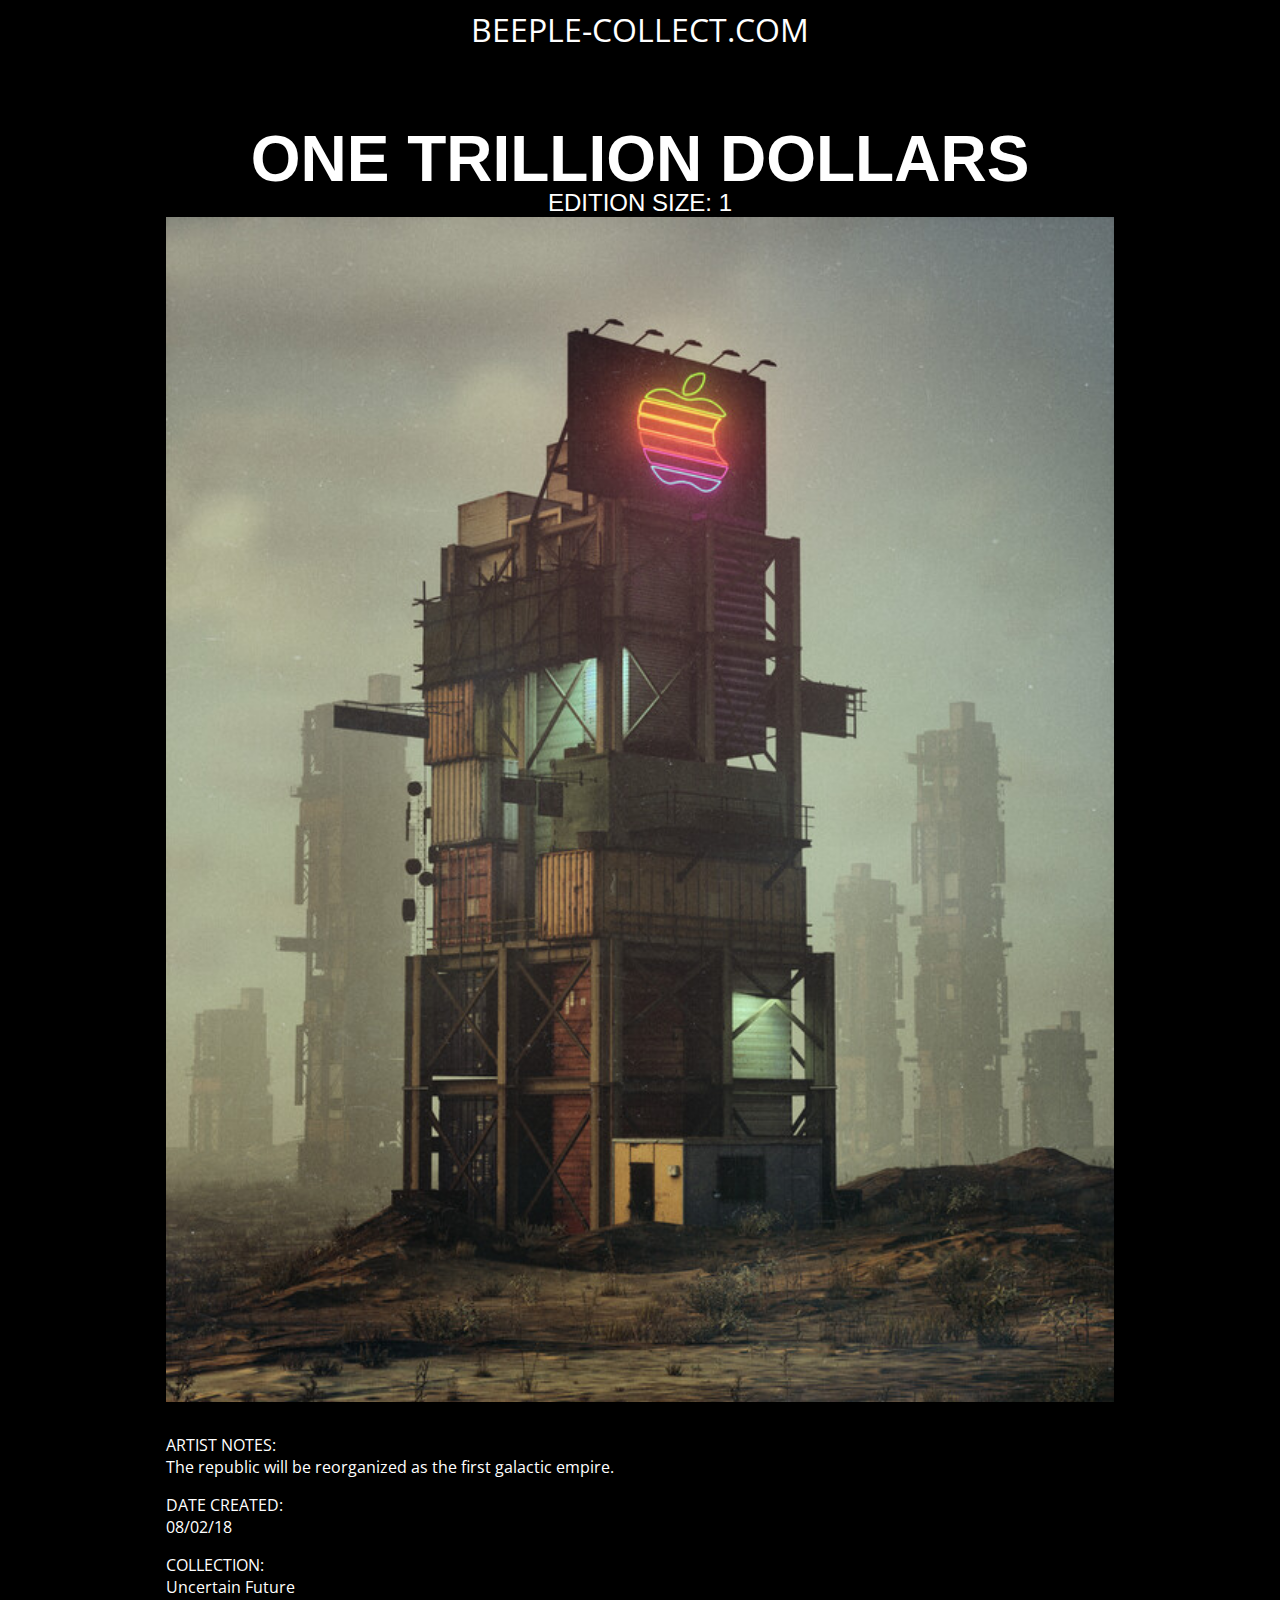
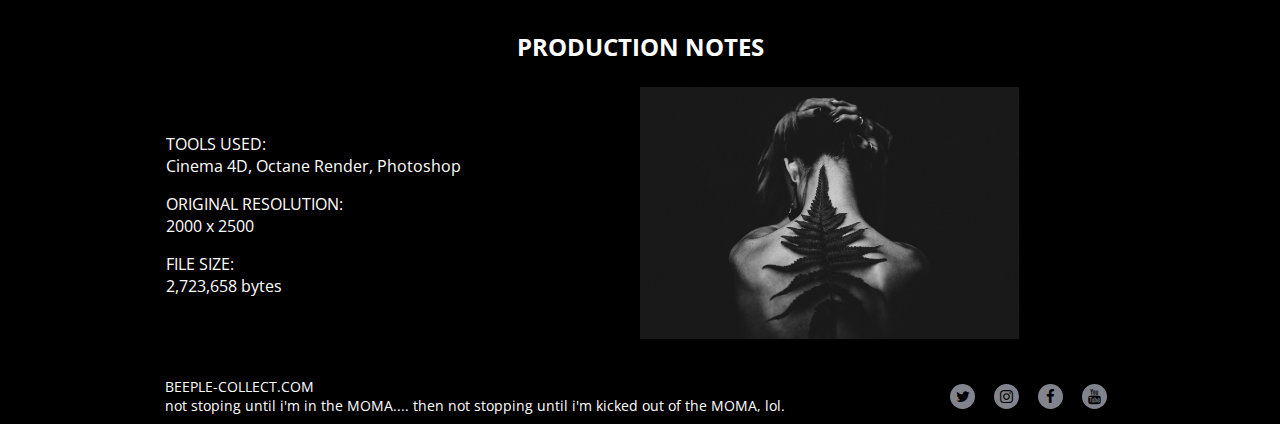
<file: image2.html>
<!DOCTYPE html>
<html lang="en">
<head>
    <meta charset="UTF-8">
    <meta http-equiv="X-UA-Compatible" content="IE=edge">
    <meta name="viewport" content="width=device-width, initial-scale=1.0">
    <link rel="stylesheet" href="https://cdnjs.cloudflare.com/ajax/libs/font-awesome/4.7.0/css/font-awesome.min.css">
    <link rel="stylesheet" href="style.css">
    <title>BEEPLE-COLLECT</title>

    <!-- GOOGLE FONTS -->
    <link rel="preconnect" href="https://fonts.googleapis.com">
    <link rel="preconnect" href="https://fonts.gstatic.com" crossorigin>
    <link href="https://fonts.googleapis.com/css2?family=Open+Sans&display=swap" rel="stylesheet">
    <!-- END GOOGLE FONTS -->
</head>
<body>
    <header>
        <div class="navbar-menu">
            <div class="navbar-logo"><a href="index.html">BEEPLE-COLLECT.COM</a> </div>
        </div>
    </header>

    <div class="image-title">

        <P class="image1-single-name">ONE TRILLION DOLLARS</P>
        <P class="image1-collection">EDITION SIZE: 1</P>

    </div>
    <div class="image1-container">
        <img class="image1-art" src="Images/image2.jpeg" alt="">
    </div>  

<div class="image-infos-container">
    <div class="image-infos">
        <div class="first-info-paragraph">
            <p>ARTIST NOTES:</p>
            <p>The republic will be reorganized as the first galactic empire.</p>
        </div>
        <div class="second-info-paragraph">
            <p>DATE CREATED:</p>
            <p>08/02/18</p>
        </div>
        <div class="third-info-paragraph">
            <p>COLLECTION:</p>
            <p>Uncertain Future</p>
        </div>
    </div>
</div>        

<div class="production-notes-container">
    <h2 class="production-notes-title">PRODUCTION NOTES</h2>
    <div class="production-notes-flex">
        <div class="production-notes">
            <div class="first-production-paragraph">
                <p>TOOLS USED:</p>
                <p>Cinema 4D, Octane Render, Photoshop</p>
            </div>
            <div class="second-production-paragraph">
                <p>ORIGINAL RESOLUTION:</p>
                <p>2000 x 2500</p>
            </div>
            <div class="third-production-paragraph">
                <p>FILE SIZE:</p>
                <p>2,723,658 bytes</p>
            </div>
        </div>
        <div class="production-notes-image">
            <img src="Images/pexels-matheus-bertelli-573294.jpg" alt="" class="prod-notes-image">
        </div>
    </div>
</div>        

<footer>
    <div class="image1-footer-flex">
        <div class="footer-first-item-flex">
            <p>BEEPLE-COLLECT.COM</p>
            <p>not stoping until i'm in the MOMA.... then not stopping until i'm kicked out of the MOMA, lol.</p>
        </div>
        <div class="footer-second-item-flex">
            <a href="#" class="fa fa-twitter"></a>
            <a href="#" class="fa fa-instagram"></a>
            <a href="#" class="fa fa-facebook"></a>
            <a href="#" class="fa fa-youtube"></a>
        </div>
    </div>
</footer>


</body>
</file>
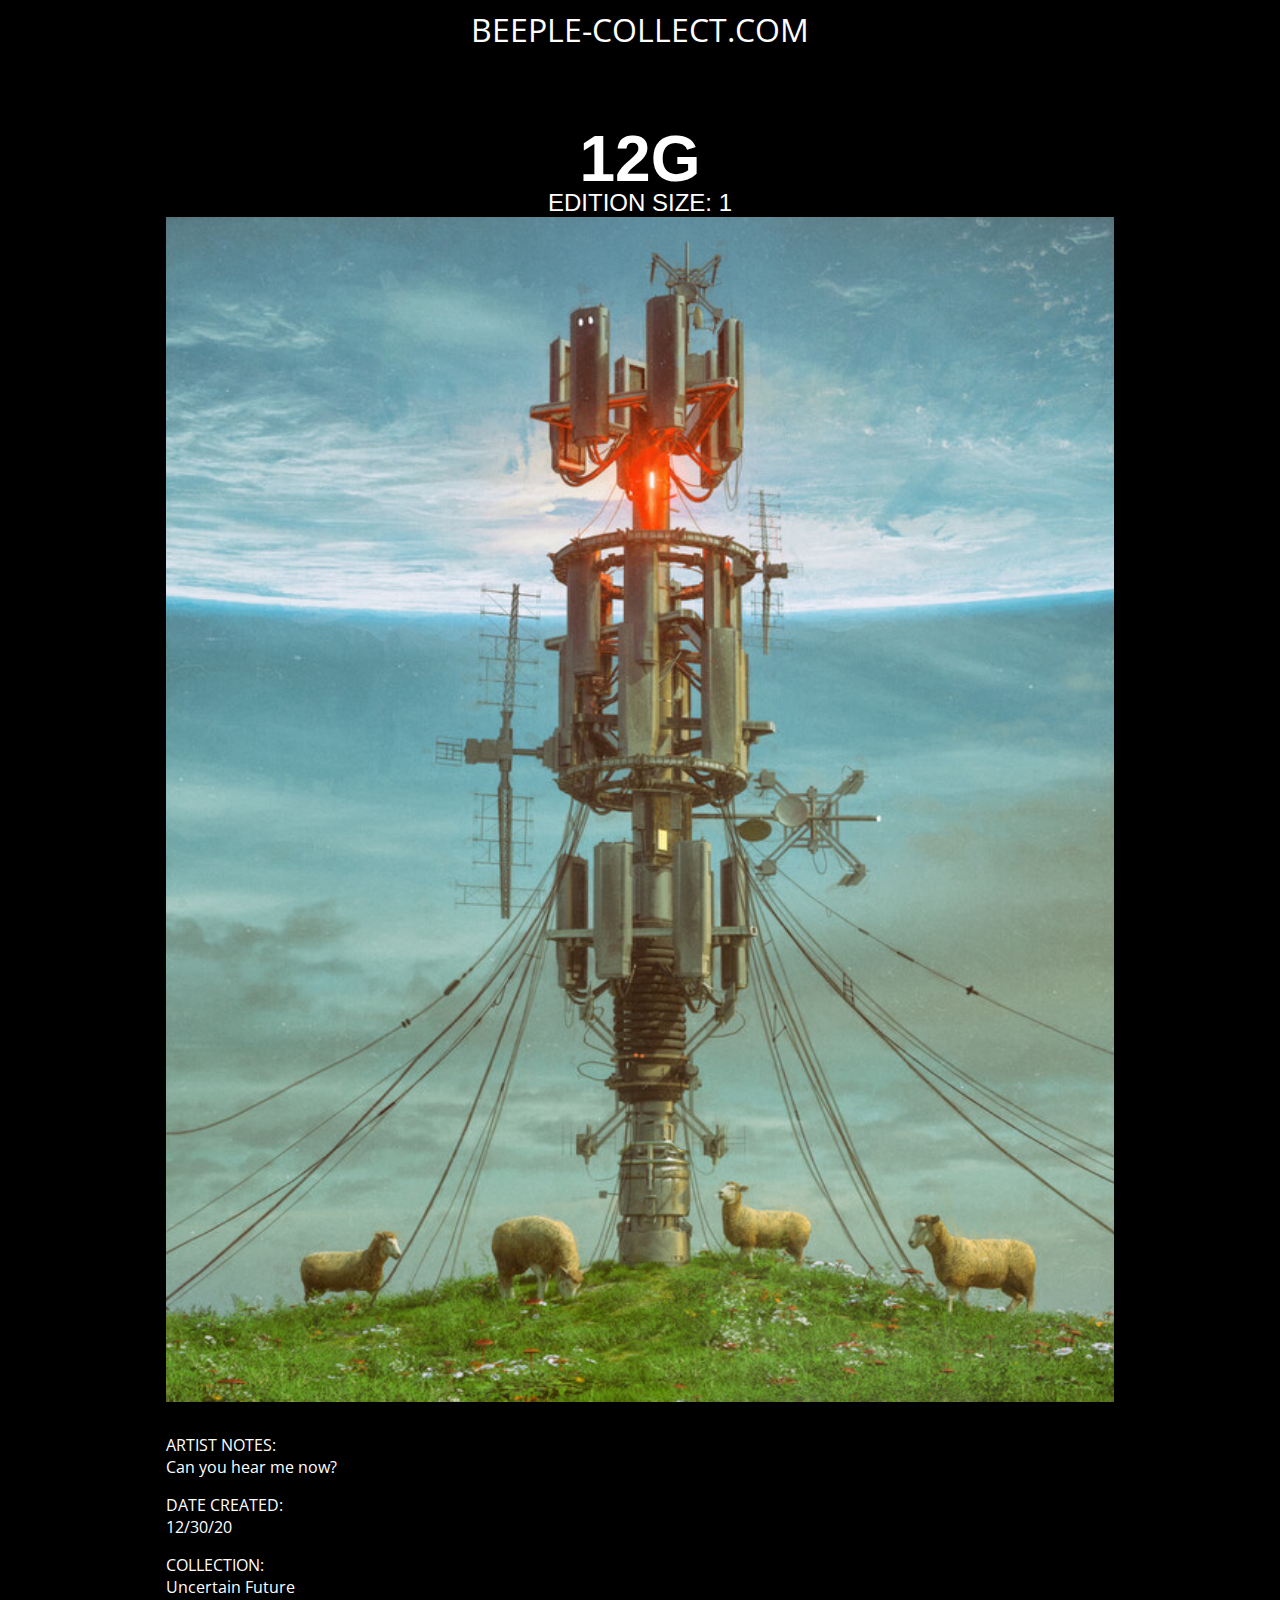
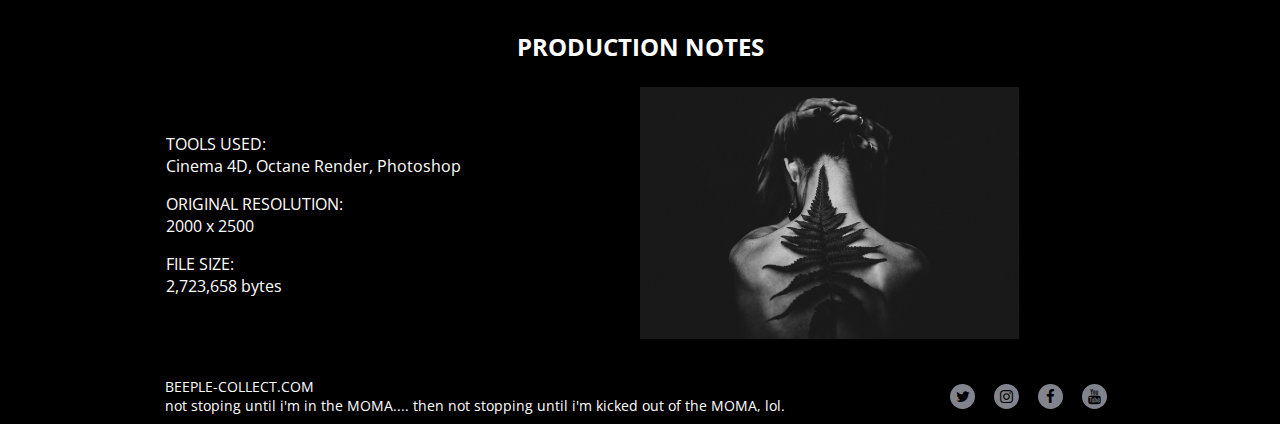
<file: image3.html>
<!DOCTYPE html>
<html lang="en">
<head>
    <meta charset="UTF-8">
    <meta http-equiv="X-UA-Compatible" content="IE=edge">
    <meta name="viewport" content="width=device-width, initial-scale=1.0">
    <link rel="stylesheet" href="https://cdnjs.cloudflare.com/ajax/libs/font-awesome/4.7.0/css/font-awesome.min.css">
    <link rel="stylesheet" href="style.css">
    <title>BEEPLE-COLLECT</title>

    <!-- GOOGLE FONTS -->
    <link rel="preconnect" href="https://fonts.googleapis.com">
    <link rel="preconnect" href="https://fonts.gstatic.com" crossorigin>
    <link href="https://fonts.googleapis.com/css2?family=Open+Sans&display=swap" rel="stylesheet">
    <!-- END GOOGLE FONTS -->
</head>
<body>
    <header>
        <div class="navbar-menu">
            <div class="navbar-logo"><a href="index.html">BEEPLE-COLLECT.COM</a> </div>
        </div>
    </header>

    <div class="image-title">

        <P class="image1-single-name">12G</P>
        <P class="image1-collection">EDITION SIZE: 1</P>

    </div>
    <div class="image1-container">
        <img class="image1-art" src="Images/image3.jpeg" alt="">
    </div>  

<div class="image-infos-container">
    <div class="image-infos">
        <div class="first-info-paragraph">
            <p>ARTIST NOTES:</p>
            <p>Can you hear me now?</p>
        </div>
        <div class="second-info-paragraph">
            <p>DATE CREATED:</p>
            <p>12/30/20</p>
        </div>
        <div class="third-info-paragraph">
            <p>COLLECTION:</p>
            <p>Uncertain Future</p>
        </div>
    </div>
</div>        

<div class="production-notes-container">
    <h2 class="production-notes-title">PRODUCTION NOTES</h2>
    <div class="production-notes-flex">
        <div class="production-notes">
            <div class="first-production-paragraph">
                <p>TOOLS USED:</p>
                <p>Cinema 4D, Octane Render, Photoshop</p>
            </div>
            <div class="second-production-paragraph">
                <p>ORIGINAL RESOLUTION:</p>
                <p>2000 x 2500</p>
            </div>
            <div class="third-production-paragraph">
                <p>FILE SIZE:</p>
                <p>2,723,658 bytes</p>
            </div>
        </div>
        <div class="production-notes-image">
            <img src="Images/pexels-matheus-bertelli-573294.jpg" alt="" class="prod-notes-image">
        </div>
    </div>
</div>        

<footer>
    <div class="image1-footer-flex">
        <div class="footer-first-item-flex">
            <p>BEEPLE-COLLECT.COM</p>
            <p>not stoping until i'm in the MOMA.... then not stopping until i'm kicked out of the MOMA, lol.</p>
        </div>
        <div class="footer-second-item-flex">
            <a href="#" class="fa fa-twitter"></a>
            <a href="#" class="fa fa-instagram"></a>
            <a href="#" class="fa fa-facebook"></a>
            <a href="#" class="fa fa-youtube"></a>
        </div>
    </div>
</footer>


</body>
</file>
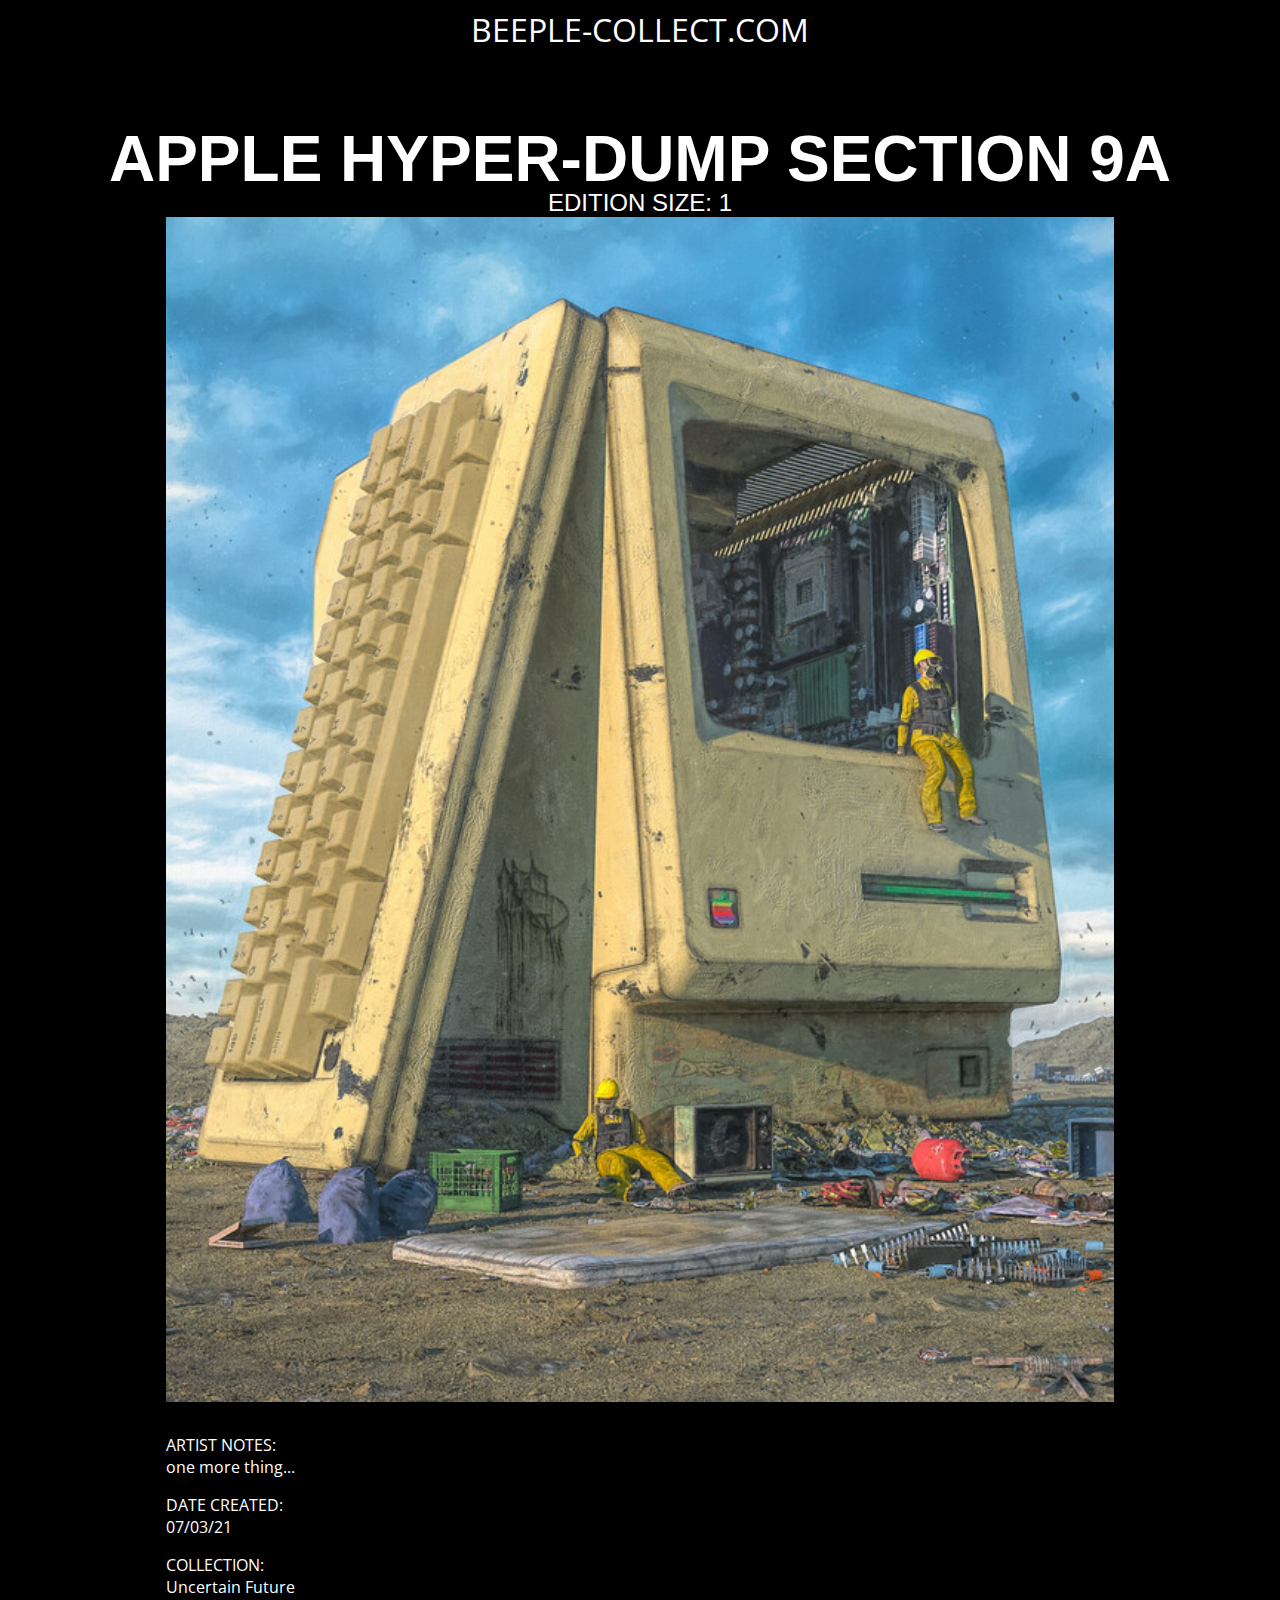
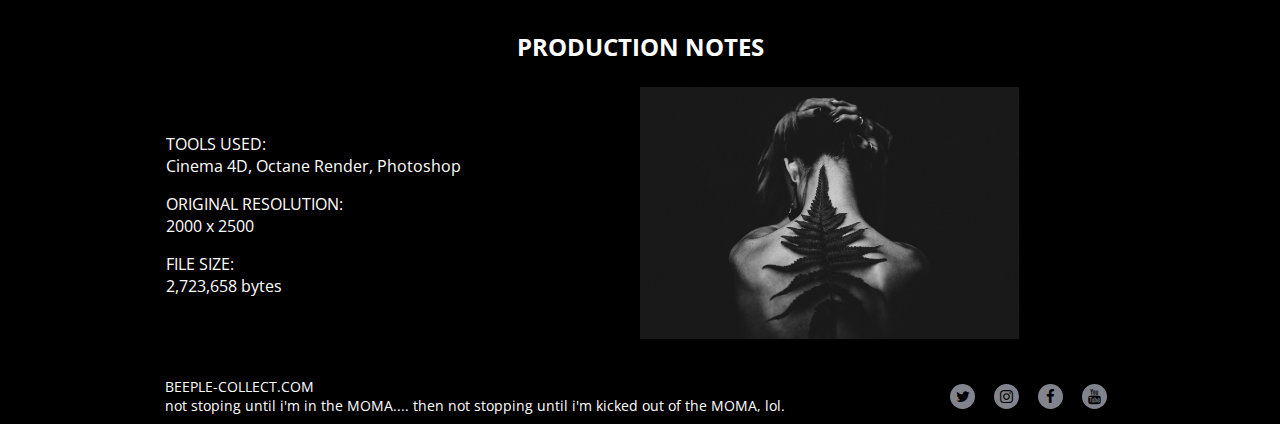
<file: image4.html>
<!DOCTYPE html>
<html lang="en">
<head>
    <meta charset="UTF-8">
    <meta http-equiv="X-UA-Compatible" content="IE=edge">
    <meta name="viewport" content="width=device-width, initial-scale=1.0">
    <link rel="stylesheet" href="https://cdnjs.cloudflare.com/ajax/libs/font-awesome/4.7.0/css/font-awesome.min.css">
    <link rel="stylesheet" href="style.css">
    <title>BEEPLE-COLLECT</title>

    <!-- GOOGLE FONTS -->
    <link rel="preconnect" href="https://fonts.googleapis.com">
    <link rel="preconnect" href="https://fonts.gstatic.com" crossorigin>
    <link href="https://fonts.googleapis.com/css2?family=Open+Sans&display=swap" rel="stylesheet">
    <!-- END GOOGLE FONTS -->
</head>
<body>
    <header>
        <div class="navbar-menu">
            <div class="navbar-logo"><a href="index.html">BEEPLE-COLLECT.COM</a> </div>
        </div>
    </header>

    <div class="image-title">

        <P class="image1-single-name">APPLE HYPER-DUMP SECTION 9A</P>
        <P class="image1-collection">EDITION SIZE: 1</P>

    </div>
    <div class="image1-container">
        <img class="image1-art" src="Images/image4.jpeg" alt="">
    </div>  

<div class="image-infos-container">
    <div class="image-infos">
        <div class="first-info-paragraph">
            <p>ARTIST NOTES:</p>
            <p>one more thing...</p>
        </div>
        <div class="second-info-paragraph">
            <p>DATE CREATED:</p>
            <p>07/03/21</p>
        </div>
        <div class="third-info-paragraph">
            <p>COLLECTION:</p>
            <p>Uncertain Future</p>
        </div>
    </div>
</div>        

<div class="production-notes-container">
    <h2 class="production-notes-title">PRODUCTION NOTES</h2>
    <div class="production-notes-flex">
        <div class="production-notes">
            <div class="first-production-paragraph">
                <p>TOOLS USED:</p>
                <p>Cinema 4D, Octane Render, Photoshop</p>
            </div>
            <div class="second-production-paragraph">
                <p>ORIGINAL RESOLUTION:</p>
                <p>2000 x 2500</p>
            </div>
            <div class="third-production-paragraph">
                <p>FILE SIZE:</p>
                <p>2,723,658 bytes</p>
            </div>
        </div>
        <div class="production-notes-image">
            <img src="Images/pexels-matheus-bertelli-573294.jpg" alt="" class="prod-notes-image">
        </div>
    </div>
</div>        

<footer>
    <div class="image1-footer-flex">
        <div class="footer-first-item-flex">
            <p>BEEPLE-COLLECT.COM</p>
            <p>not stoping until i'm in the MOMA.... then not stopping until i'm kicked out of the MOMA, lol.</p>
        </div>
        <div class="footer-second-item-flex">
            <a href="#" class="fa fa-twitter"></a>
            <a href="#" class="fa fa-instagram"></a>
            <a href="#" class="fa fa-facebook"></a>
            <a href="#" class="fa fa-youtube"></a>
        </div>
    </div>
</footer>


</body>
</file>
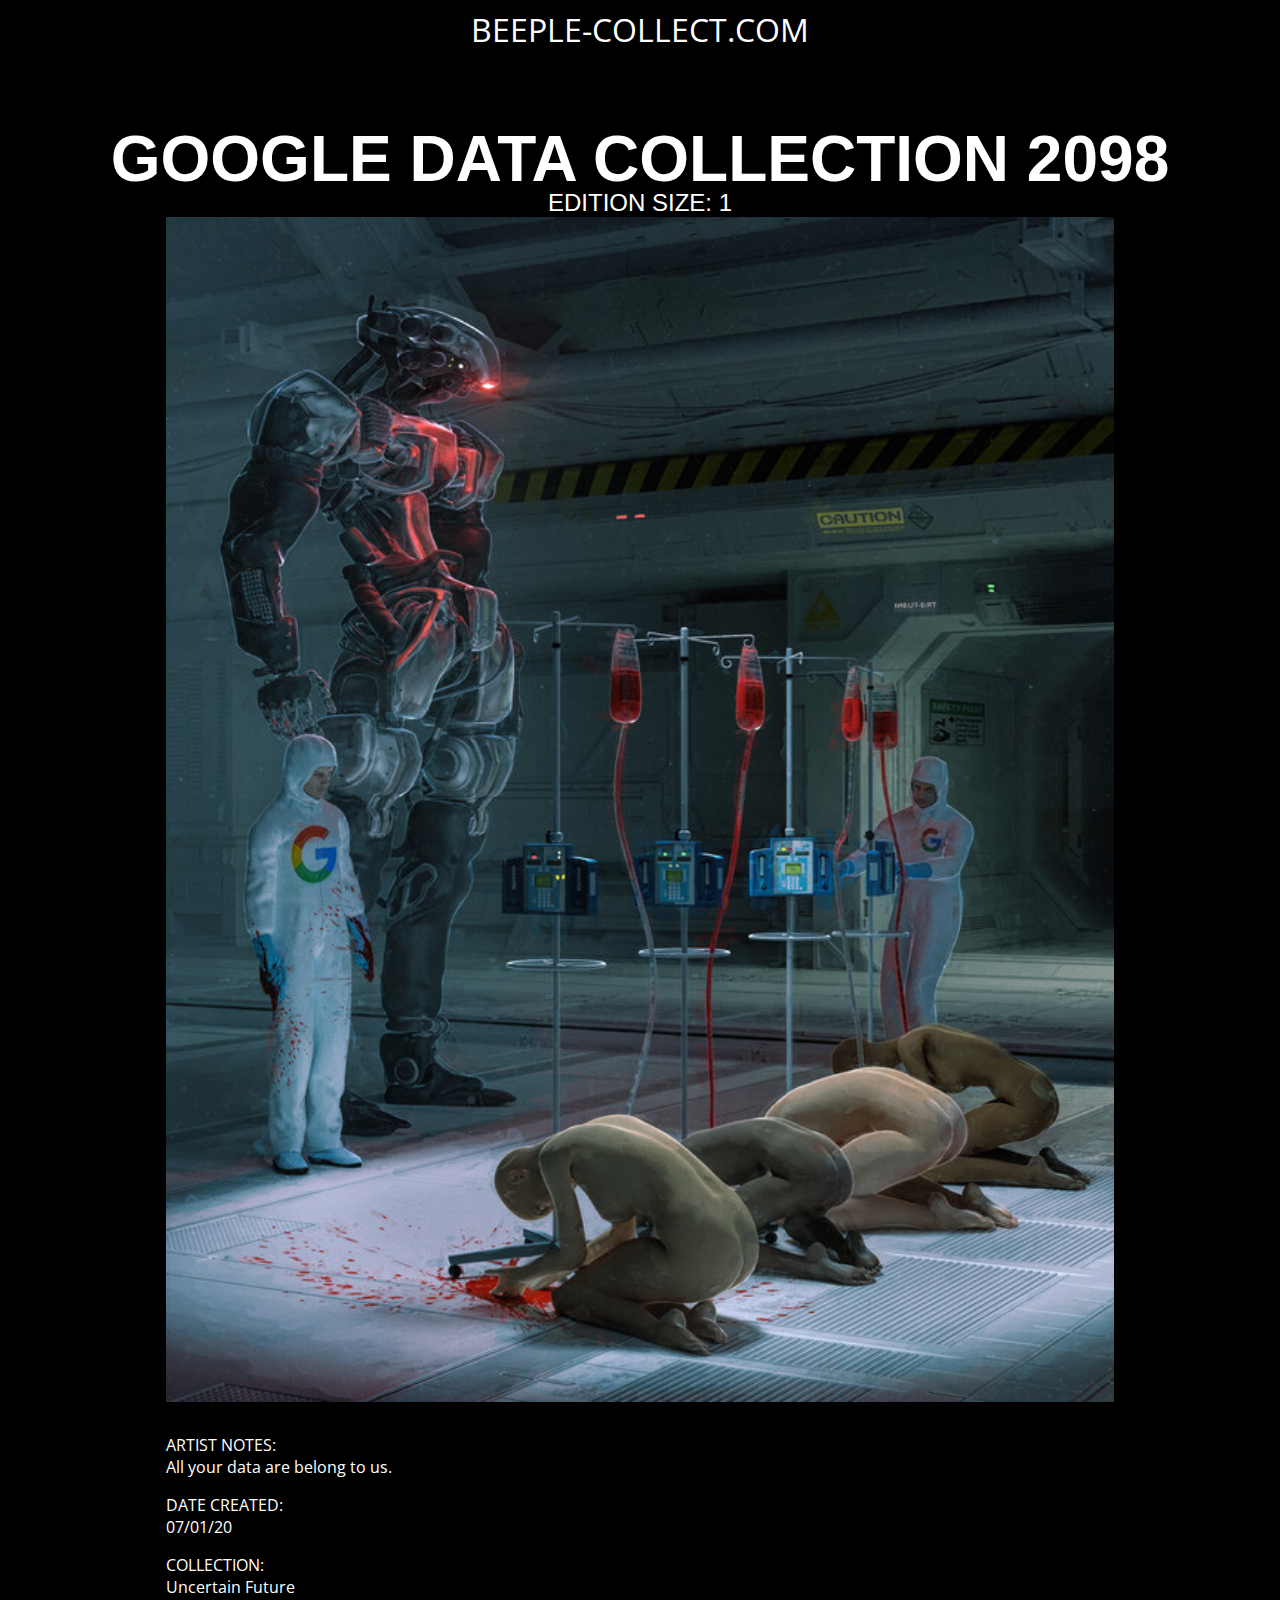
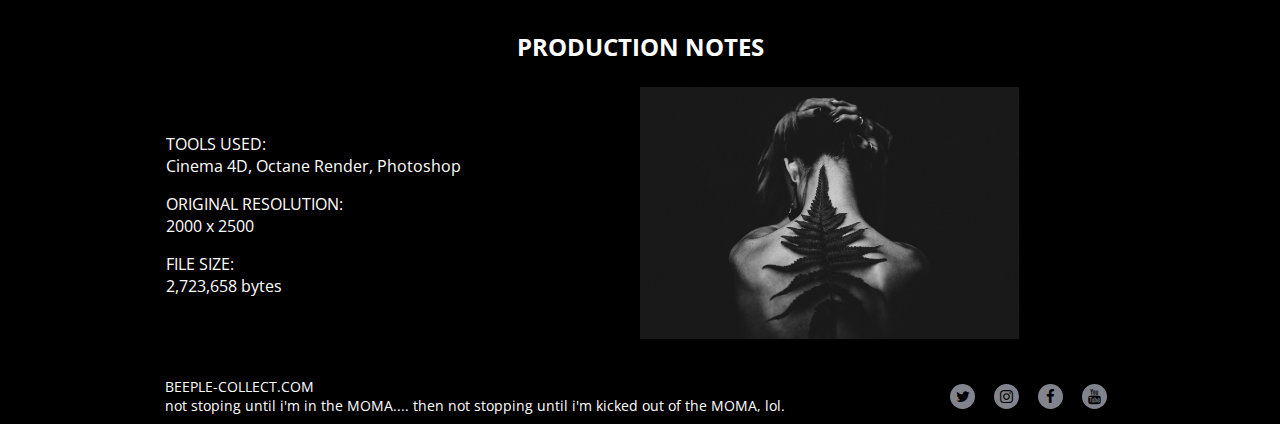
<file: image5.html>
<!DOCTYPE html>
<html lang="en">
<head>
    <meta charset="UTF-8">
    <meta http-equiv="X-UA-Compatible" content="IE=edge">
    <meta name="viewport" content="width=device-width, initial-scale=1.0">
    <link rel="stylesheet" href="https://cdnjs.cloudflare.com/ajax/libs/font-awesome/4.7.0/css/font-awesome.min.css">
    <link rel="stylesheet" href="style.css">
    <title>BEEPLE-COLLECT</title>

    <!-- GOOGLE FONTS -->
    <link rel="preconnect" href="https://fonts.googleapis.com">
    <link rel="preconnect" href="https://fonts.gstatic.com" crossorigin>
    <link href="https://fonts.googleapis.com/css2?family=Open+Sans&display=swap" rel="stylesheet">
    <!-- END GOOGLE FONTS -->
</head>
<body>
    <header>
        <div class="navbar-menu">
            <div class="navbar-logo"><a href="index.html">BEEPLE-COLLECT.COM</a> </div>
        </div>
    </header>

    <div class="image-title">

     
        <P class="image1-single-name">GOOGLE DATA COLLECTION 2098</P>
        <P class="image1-collection">EDITION SIZE: 1</P>

    </div>
    <div class="image1-container">
        <img class="image1-art" src="Images/image5.jpeg" alt="">
    </div>  

<div class="image-infos-container">
    <div class="image-infos">
        <div class="first-info-paragraph">
            <p>ARTIST NOTES:</p>
            <p>All your data are belong to us.</p>
        </div>
        <div class="second-info-paragraph">
            <p>DATE CREATED:</p>
            <p>07/01/20</p>
        </div>
        <div class="third-info-paragraph">
            <p>COLLECTION:</p>
            <p>Uncertain Future</p>
        </div>
    </div>
</div>        

<div class="production-notes-container">
    <h2 class="production-notes-title">PRODUCTION NOTES</h2>
    <div class="production-notes-flex">
        <div class="production-notes">
            <div class="first-production-paragraph">
                <p>TOOLS USED:</p>
                <p>Cinema 4D, Octane Render, Photoshop</p>
            </div>
            <div class="second-production-paragraph">
                <p>ORIGINAL RESOLUTION:</p>
                <p>2000 x 2500</p>
            </div>
            <div class="third-production-paragraph">
                <p>FILE SIZE:</p>
                <p>2,723,658 bytes</p>
            </div>
        </div>
        <div class="production-notes-image">
            <img src="Images/pexels-matheus-bertelli-573294.jpg" alt="" class="prod-notes-image">
        </div>
    </div>
</div>        

<footer>
    <div class="image1-footer-flex">
        <div class="footer-first-item-flex">
            <p>BEEPLE-COLLECT.COM</p>
            <p>not stoping until i'm in the MOMA.... then not stopping until i'm kicked out of the MOMA, lol.</p>
        </div>
        <div class="footer-second-item-flex">
            <a href="#" class="fa fa-twitter"></a>
            <a href="#" class="fa fa-instagram"></a>
            <a href="#" class="fa fa-facebook"></a>
            <a href="#" class="fa fa-youtube"></a>
        </div>
    </div>
</footer>


</body>
</file>
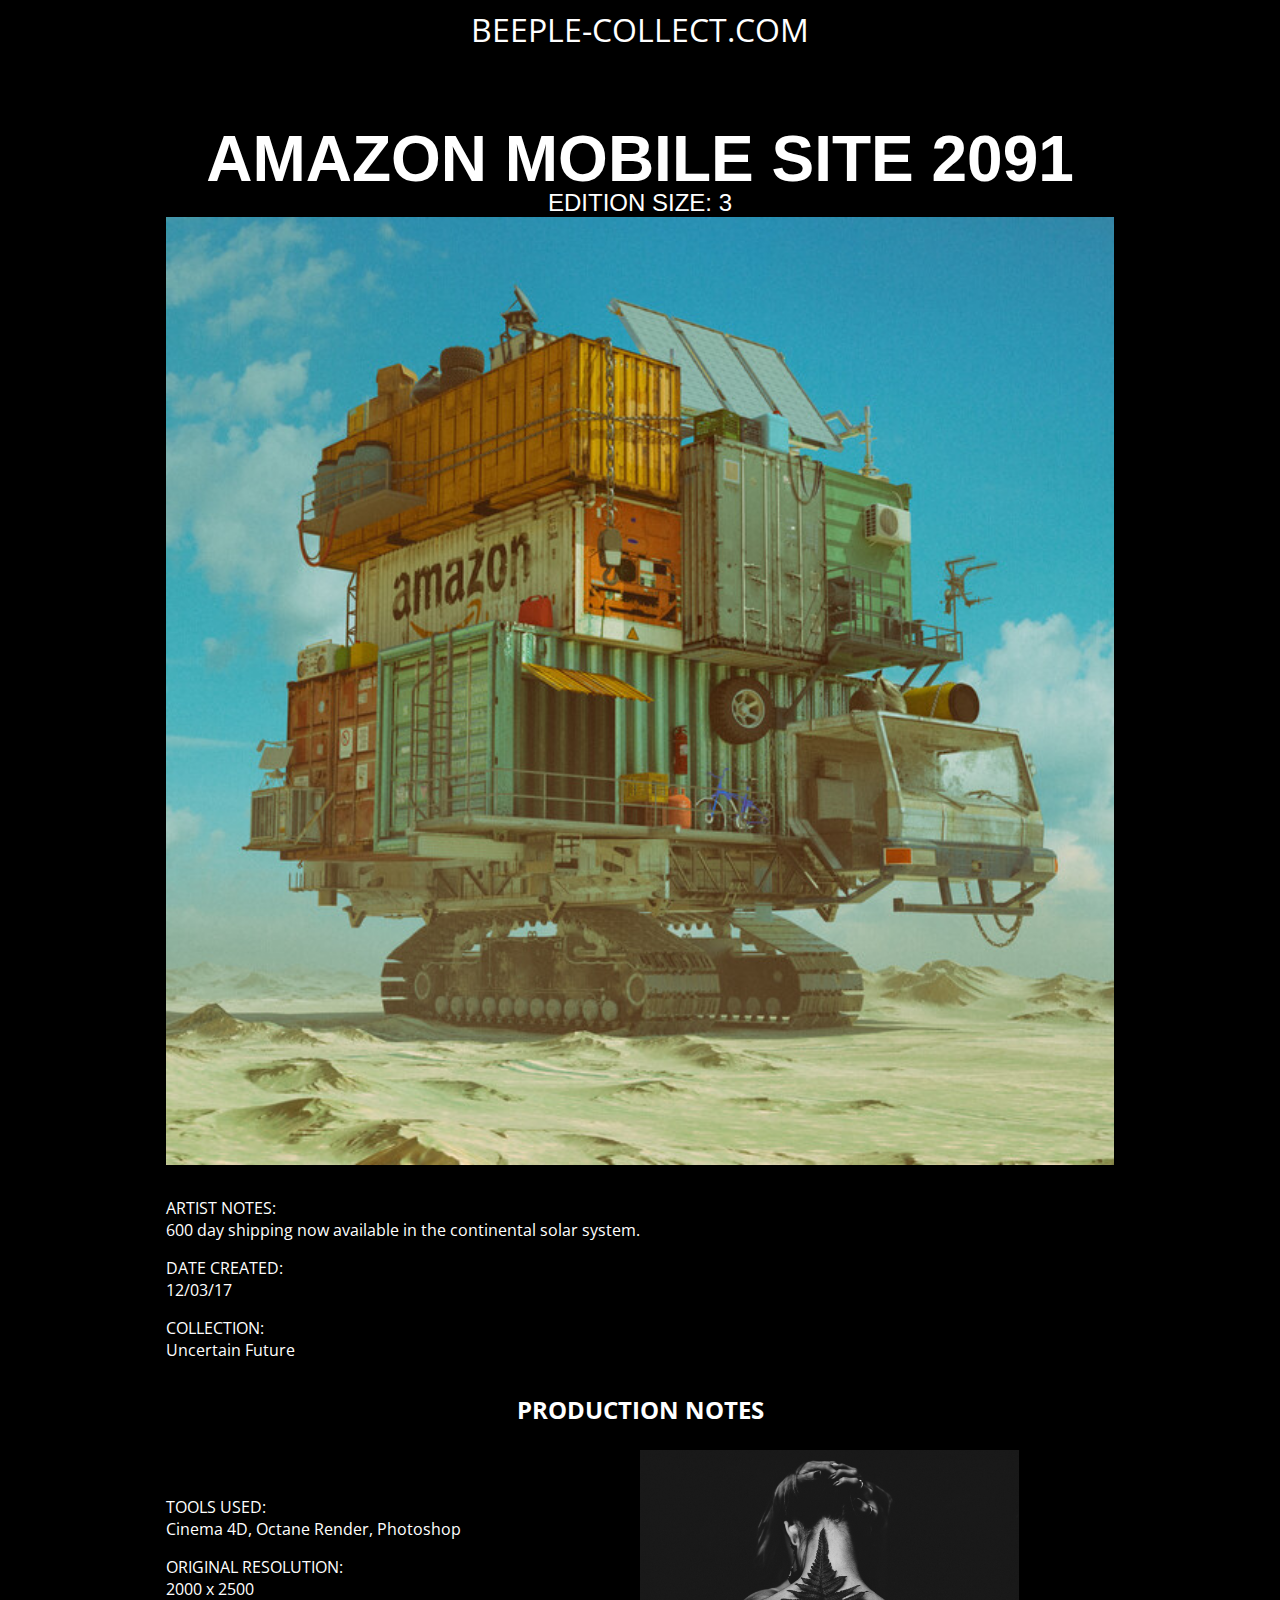
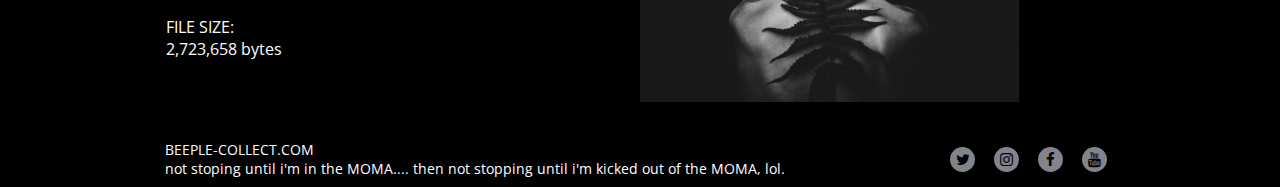
<file: image6.html>
<!DOCTYPE html>
<html lang="en">
<head>
    <meta charset="UTF-8">
    <meta http-equiv="X-UA-Compatible" content="IE=edge">
    <meta name="viewport" content="width=device-width, initial-scale=1.0">
    <link rel="stylesheet" href="https://cdnjs.cloudflare.com/ajax/libs/font-awesome/4.7.0/css/font-awesome.min.css">
    <link rel="stylesheet" href="style.css">
    <title>BEEPLE-COLLECT</title>

    <!-- GOOGLE FONTS -->
    <link rel="preconnect" href="https://fonts.googleapis.com">
    <link rel="preconnect" href="https://fonts.gstatic.com" crossorigin>
    <link href="https://fonts.googleapis.com/css2?family=Open+Sans&display=swap" rel="stylesheet">
    <!-- END GOOGLE FONTS -->
</head>
<body>
    <header>
        <div class="navbar-menu">
            <div class="navbar-logo"><a href="index.html">BEEPLE-COLLECT.COM</a> </div>
        </div>
    </header>

    <div class="image-title">

        <P class="image1-single-name">AMAZON MOBILE SITE 2091</P>
        <P class="image1-collection">EDITION SIZE: 3</P>

    </div>
    <div class="image1-container">
        <img class="image1-art" src="Images/image6.jpeg" alt="">
    </div>  

<div class="image-infos-container">
    <div class="image-infos">
        <div class="first-info-paragraph">
            <p>ARTIST NOTES:</p>
            <p>600 day shipping now available in the continental solar system.</p>
        </div>
        <div class="second-info-paragraph">
            <p>DATE CREATED:</p>
            <p>12/03/17</p>
        </div>
        <div class="third-info-paragraph">
            <p>COLLECTION:</p>
            <p>Uncertain Future</p>
        </div>
    </div>
</div>        

<div class="production-notes-container">
    <h2 class="production-notes-title">PRODUCTION NOTES</h2>
    <div class="production-notes-flex">
        <div class="production-notes">
            <div class="first-production-paragraph">
                <p>TOOLS USED:</p>
                <p>Cinema 4D, Octane Render, Photoshop</p>
            </div>
            <div class="second-production-paragraph">
                <p>ORIGINAL RESOLUTION:</p>
                <p>2000 x 2500</p>
            </div>
            <div class="third-production-paragraph">
                <p>FILE SIZE:</p>
                <p>2,723,658 bytes</p>
            </div>
        </div>
        <div class="production-notes-image">
            <img src="Images/pexels-matheus-bertelli-573294.jpg" alt="" class="prod-notes-image">
        </div>
    </div>
</div>        

<footer>
    <div class="image1-footer-flex">
        <div class="footer-first-item-flex">
            <p>BEEPLE-COLLECT.COM</p>
            <p>not stoping until i'm in the MOMA.... then not stopping until i'm kicked out of the MOMA, lol.</p>
        </div>
        <div class="footer-second-item-flex">
            <a href="#" class="fa fa-twitter"></a>
            <a href="#" class="fa fa-instagram"></a>
            <a href="#" class="fa fa-facebook"></a>
            <a href="#" class="fa fa-youtube"></a>
        </div>
    </div>
</footer>


</body>
</file>
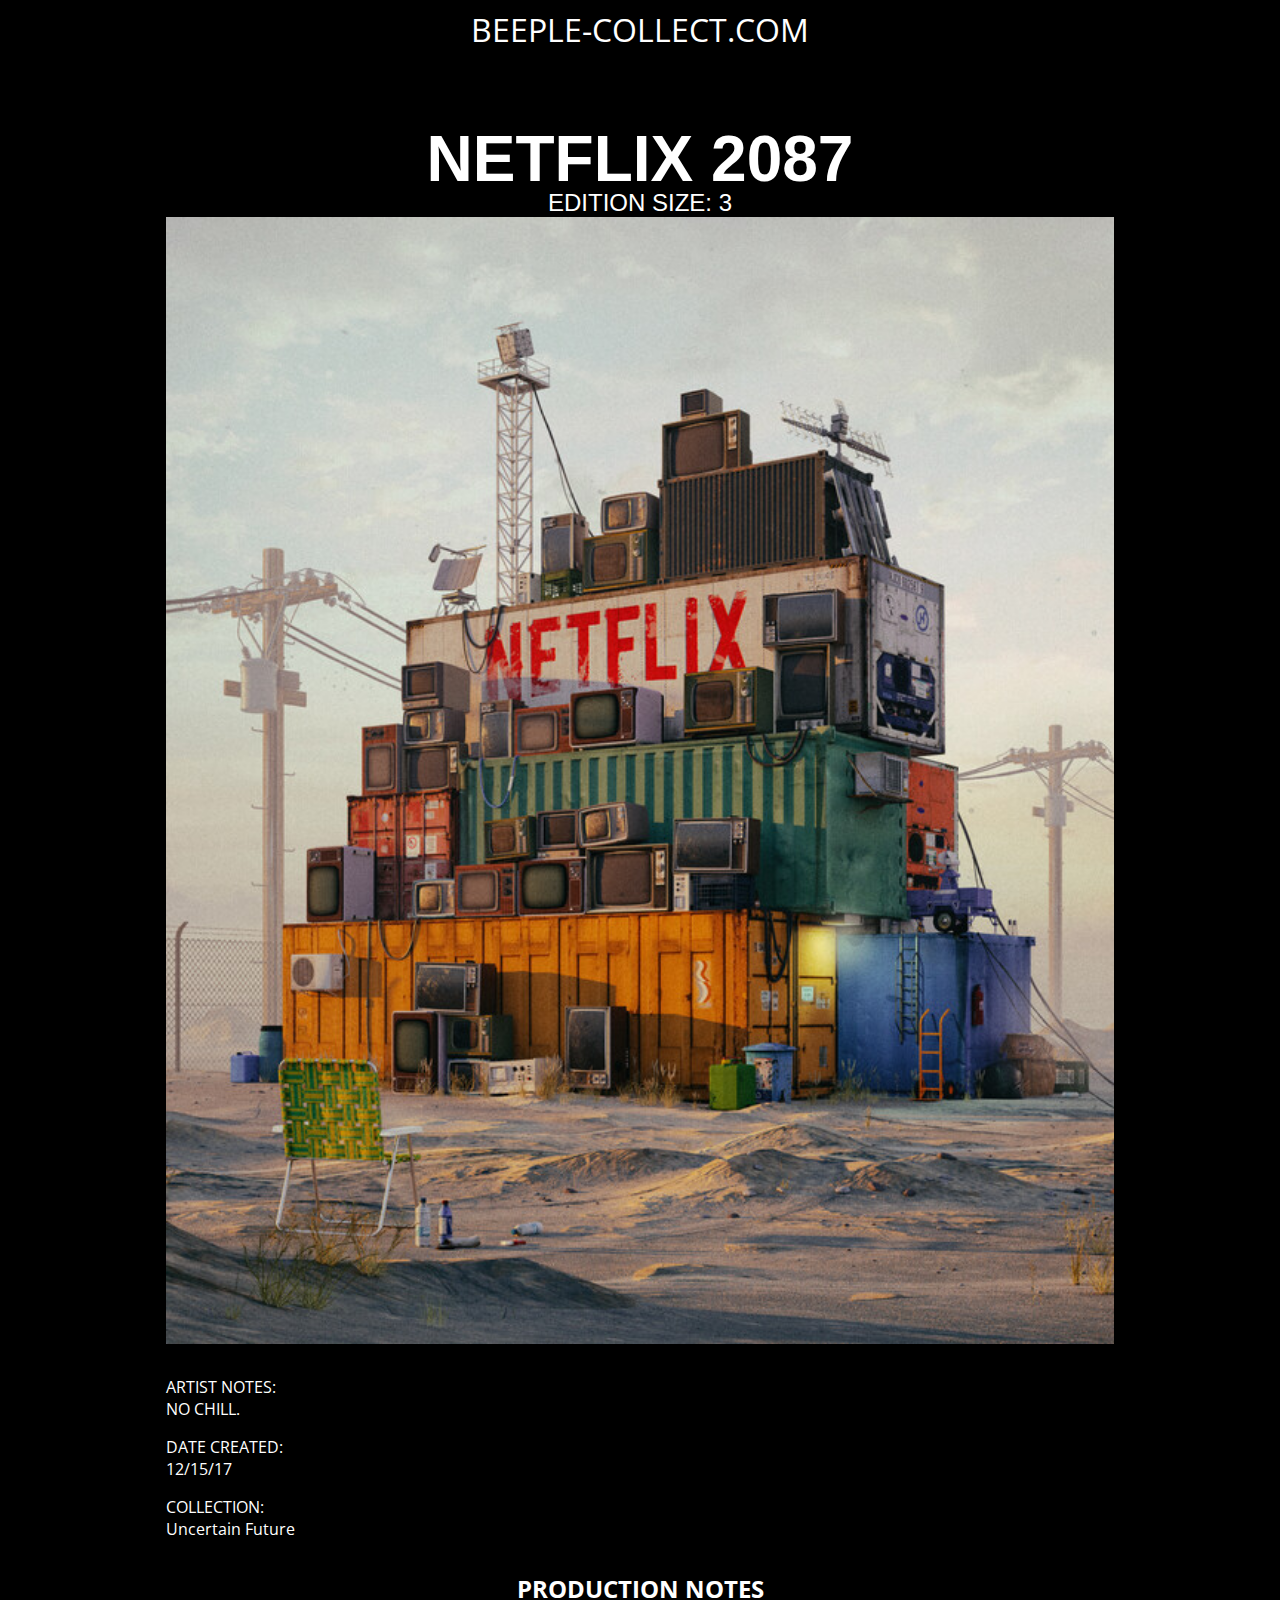
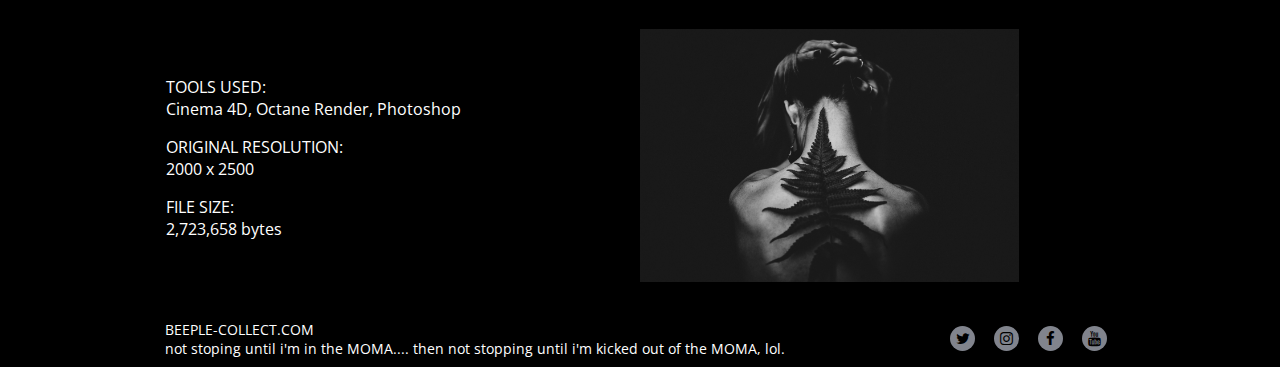
<file: image7.html>
<!DOCTYPE html>
<html lang="en">
<head>
    <meta charset="UTF-8">
    <meta http-equiv="X-UA-Compatible" content="IE=edge">
    <meta name="viewport" content="width=device-width, initial-scale=1.0">
    <link rel="stylesheet" href="https://cdnjs.cloudflare.com/ajax/libs/font-awesome/4.7.0/css/font-awesome.min.css">
    <link rel="stylesheet" href="style.css">
    <title>BEEPLE-COLLECT</title>

    <!-- GOOGLE FONTS -->
    <link rel="preconnect" href="https://fonts.googleapis.com">
    <link rel="preconnect" href="https://fonts.gstatic.com" crossorigin>
    <link href="https://fonts.googleapis.com/css2?family=Open+Sans&display=swap" rel="stylesheet">
    <!-- END GOOGLE FONTS -->
</head>
<body>
    <header>
        <div class="navbar-menu">
            <div class="navbar-logo"><a href="index.html">BEEPLE-COLLECT.COM</a> </div>
        </div>
    </header>

    <div class="image-title">

        <P class="image1-single-name">NETFLIX 2087</P>
        <P class="image1-collection">EDITION SIZE: 3</P>

    </div>
    <div class="image1-container">
        <img class="image1-art" src="Images/image7.jpeg" alt="">
    </div>  

<div class="image-infos-container">
    <div class="image-infos">
        <div class="first-info-paragraph">
            <p>ARTIST NOTES:</p>
            <p>NO CHILL.</p>
        </div>
        <div class="second-info-paragraph">
            <p>DATE CREATED:</p>
            <p>12/15/17</p>
        </div>
        <div class="third-info-paragraph">
            <p>COLLECTION:</p>
            <p>Uncertain Future</p>
        </div>
    </div>
</div>        

<div class="production-notes-container">
    <h2 class="production-notes-title">PRODUCTION NOTES</h2>
    <div class="production-notes-flex">
        <div class="production-notes">
            <div class="first-production-paragraph">
                <p>TOOLS USED:</p>
                <p>Cinema 4D, Octane Render, Photoshop</p>
            </div>
            <div class="second-production-paragraph">
                <p>ORIGINAL RESOLUTION:</p>
                <p>2000 x 2500</p>
            </div>
            <div class="third-production-paragraph">
                <p>FILE SIZE:</p>
                <p>2,723,658 bytes</p>
            </div>
        </div>
        <div class="production-notes-image">
            <img src="Images/pexels-matheus-bertelli-573294.jpg" alt="" class="prod-notes-image">
        </div>
    </div>
</div>        

<footer>
    <div class="image1-footer-flex">
        <div class="footer-first-item-flex">
            <p>BEEPLE-COLLECT.COM</p>
            <p>not stoping until i'm in the MOMA.... then not stopping until i'm kicked out of the MOMA, lol.</p>
        </div>
        <div class="footer-second-item-flex">
            <a href="#" class="fa fa-twitter"></a>
            <a href="#" class="fa fa-instagram"></a>
            <a href="#" class="fa fa-facebook"></a>
            <a href="#" class="fa fa-youtube"></a>
        </div>
    </div>
</footer>


</body>
</file>
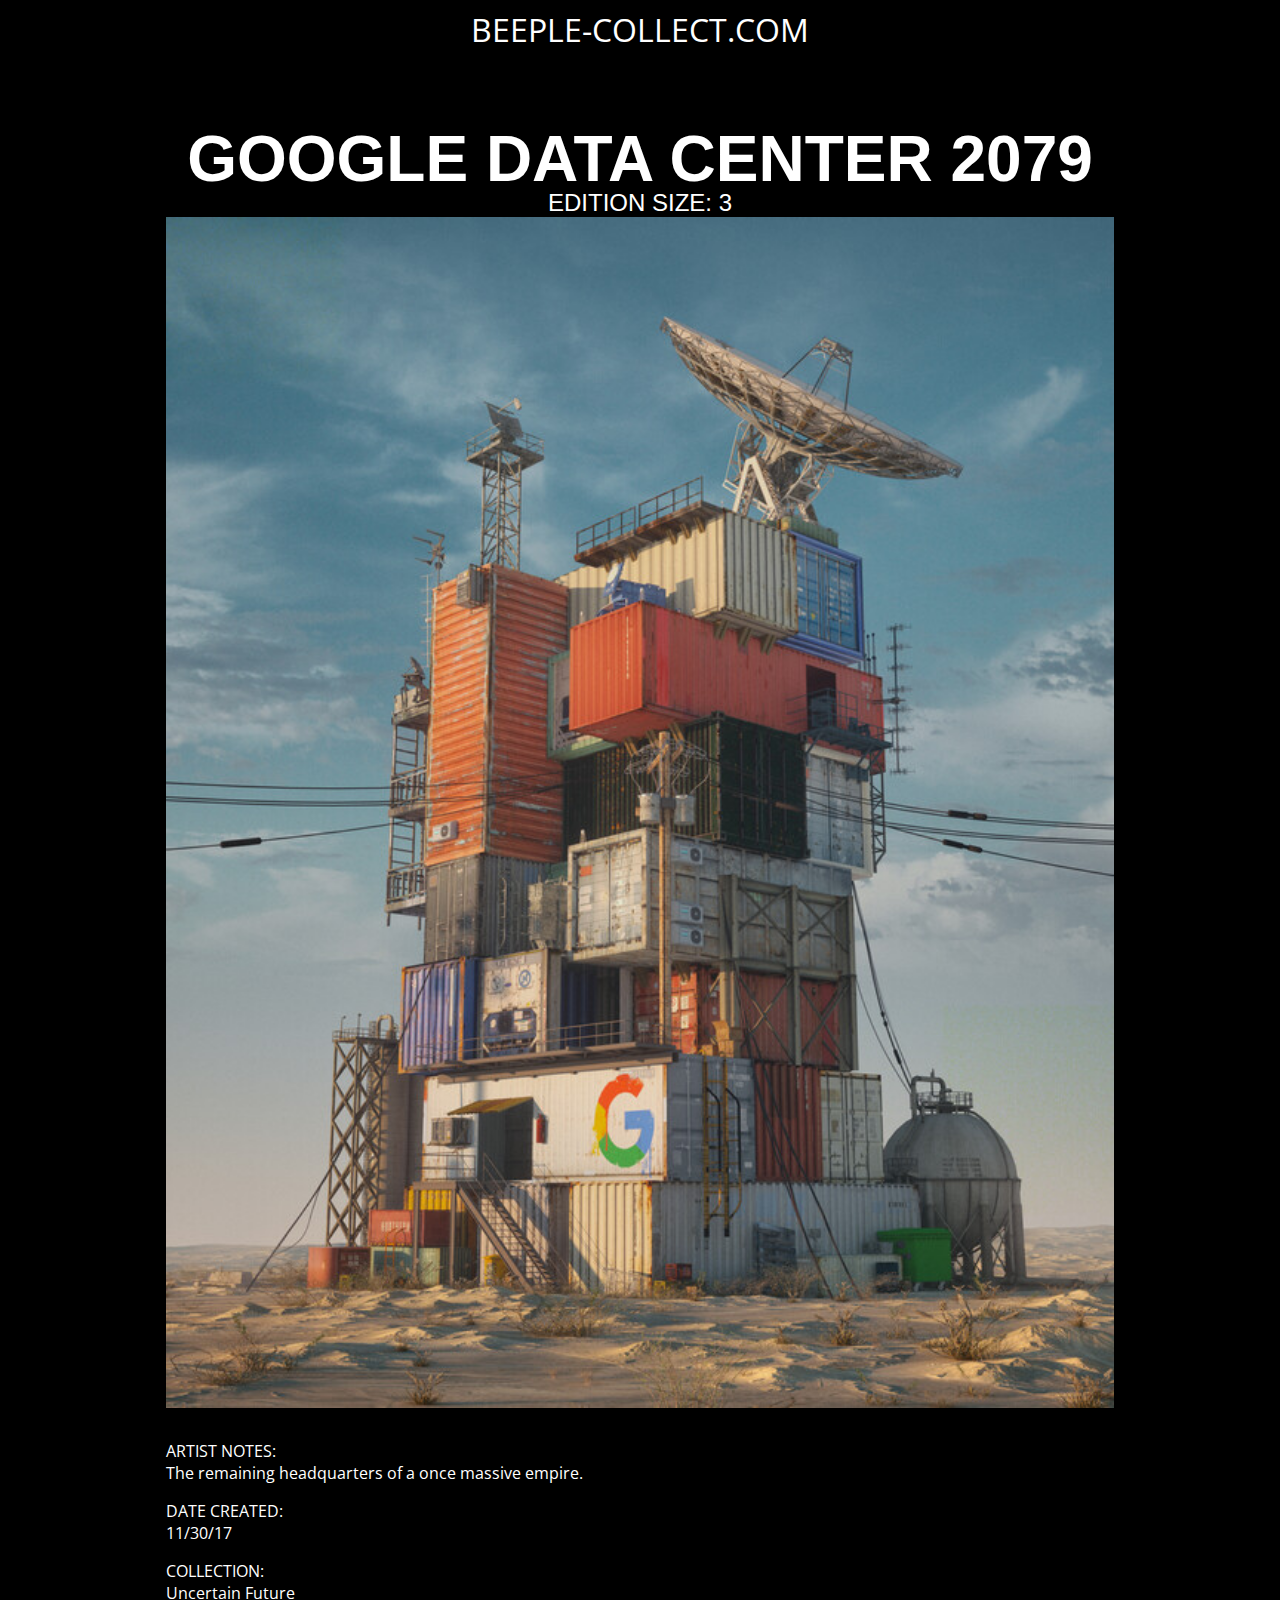
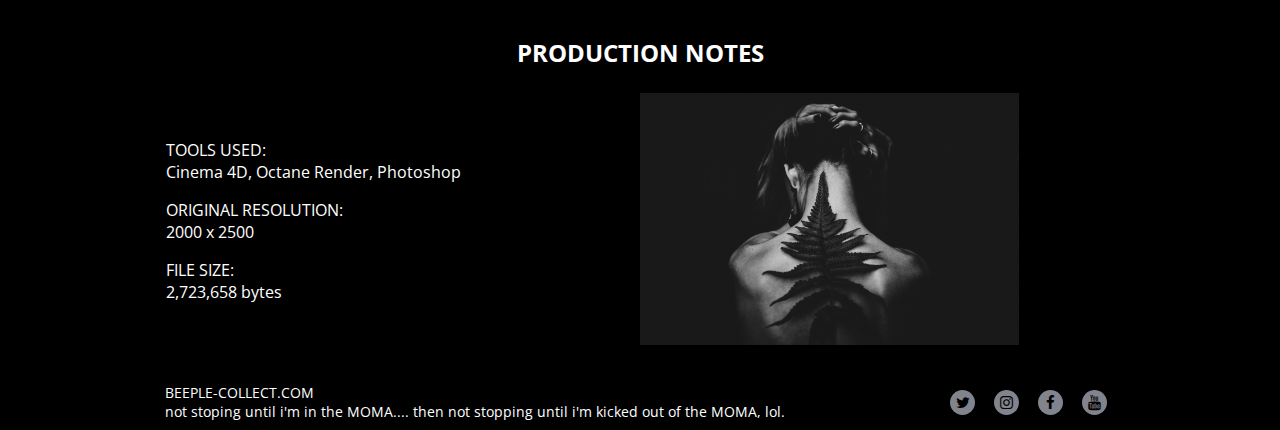
<file: image8.html>
<!DOCTYPE html>
<html lang="en">
<head>
    <meta charset="UTF-8">
    <meta http-equiv="X-UA-Compatible" content="IE=edge">
    <meta name="viewport" content="width=device-width, initial-scale=1.0">
    <link rel="stylesheet" href="https://cdnjs.cloudflare.com/ajax/libs/font-awesome/4.7.0/css/font-awesome.min.css">
    <link rel="stylesheet" href="style.css">
    <title>BEEPLE-COLLECT</title>

    <!-- GOOGLE FONTS -->
    <link rel="preconnect" href="https://fonts.googleapis.com">
    <link rel="preconnect" href="https://fonts.gstatic.com" crossorigin>
    <link href="https://fonts.googleapis.com/css2?family=Open+Sans&display=swap" rel="stylesheet">
    <!-- END GOOGLE FONTS -->
</head>
<body>
    <header>
        <div class="navbar-menu">
            <div class="navbar-logo"><a href="index.html">BEEPLE-COLLECT.COM</a> </div>
        </div>
    </header>

    <div class="image-title">

        <P class="image1-single-name">GOOGLE DATA CENTER 2079</P>
        <P class="image1-collection">EDITION SIZE: 3</P>

    </div>
    <div class="image1-container">
        <img class="image1-art" src="Images/image8.jpeg" alt="">
    </div>  

<div class="image-infos-container">
    <div class="image-infos">
        <div class="first-info-paragraph">
            <p>ARTIST NOTES:</p>
            <p>The remaining headquarters of a once massive empire.</p>
        </div>
        <div class="second-info-paragraph">
            <p>DATE CREATED:</p>
            <p>11/30/17</p>
        </div>
        <div class="third-info-paragraph">
            <p>COLLECTION:</p>
            <p>Uncertain Future</p>
        </div>
    </div>
</div>        

<div class="production-notes-container">
    <h2 class="production-notes-title">PRODUCTION NOTES</h2>
    <div class="production-notes-flex">
        <div class="production-notes">
            <div class="first-production-paragraph">
                <p>TOOLS USED:</p>
                <p>Cinema 4D, Octane Render, Photoshop</p>
            </div>
            <div class="second-production-paragraph">
                <p>ORIGINAL RESOLUTION:</p>
                <p>2000 x 2500</p>
            </div>
            <div class="third-production-paragraph">
                <p>FILE SIZE:</p>
                <p>2,723,658 bytes</p>
            </div>
        </div>
        <div class="production-notes-image">
            <img src="Images/pexels-matheus-bertelli-573294.jpg" alt="" class="prod-notes-image">
        </div>
    </div>
</div>        

<footer>
    <div class="image1-footer-flex">
        <div class="footer-first-item-flex">
            <p>BEEPLE-COLLECT.COM</p>
            <p>not stoping until i'm in the MOMA.... then not stopping until i'm kicked out of the MOMA, lol.</p>
        </div>
        <div class="footer-second-item-flex">
            <a href="#" class="fa fa-twitter"></a>
            <a href="#" class="fa fa-instagram"></a>
            <a href="#" class="fa fa-facebook"></a>
            <a href="#" class="fa fa-youtube"></a>
        </div>
    </div>
</footer>


</body>
</file>
<file: style.css>
body {
  background-color: black;
  color: white;
  font-family: "Open Sans", sans-serif;
}

blockquote,
dd,
dl,
figure,
h1,
h2,
h3,
h4,
h5,
h6,
hr,
p,
pre {
  margin: 0;
}

*,
:after,
:before {
  box-sizing: border-box;
  border: 0 solid #e5e7eb;
}

a {
  text-decoration: none;
  color: white;
}

/* NAVBAR */

.navbar-menu {
  display: flex;
  justify-content: center;
}

.navbar-logo {
  font-size: 2rem;
  cursor: pointer;
  margin-inline: auto;
}

@media (max-width: 30em) {
  .navbar-collections {
    display: none;
  }
}

/* BANNER */
.main-banner {
  display: flex;
  justify-content: center;
}

.main-banner-image {
  max-width: 90vw;
}

/* MAIN TEXT */

.main-text {
  font-size: 11vw;
  text-align: center;
  margin-inline: auto;
  line-height: 5.25rem;
}

.second-main-text {
  font-size: 8vw;
  text-align: center;
  line-height: 2rem;
  padding-bottom: 0.5rem;
}

.main-paragraph {
  text-align: center;
  font-size: 3.5vw;
  line-height: 2rem;
}

@media (min-width: 768px) {
  .main-text {
    font-size: 4.5rem;
  }

  .second-main-text {
    font-size: 3rem;
    line-height: 1;
  }

  .main-paragraph {
    font-size: 1rem;
    line-height: 1.5rem;
    max-width: 87%;
    margin-inline: auto;
  }
}

@media (max-width: 768px) {
  .main-text {
    font-size: 1.875rem;
    line-height: 2.25rem;
  }

  .second-main-text {
    font-size: 1.5rem;
    line-height: 2rem;
  }

  .main-paragraph {
    font-size: 0.75rem;
    line-height: 1rem;
    max-width: 78%;
    margin-inline: auto;
  }

  .collection-section-title {
    font-size: 0.7rem;
    line-height: 1.75rem;
  }
}

.section-text {
  margin: 0;
}

/* COLLECTION */

.collection-flex {
  display: flex;
  justify-content: center;
}
.collection-section-title {
  text-align: center;
  letter-spacing: 0.25em;
  margin: 1.5rem 0;
  font-size: 1.875rem;
  line-height: 2.25rem;
  margin-top: 2.5rem;
  margin-bottom: 2.5rem;
}

.image-collection {
  margin-inline: auto;
  height: auto;
}

.item {
  text-align: center;
}

.day-number {
  font-weight: 900;
  font-size: 4.5rem;
  font-family: Arial;
  letter-spacing: -0.05em;
  line-height: 0.9;
}

/* ---------FLEX------------- */

.collection-section {
  position: relative;
  text-align: center;
  display: flex;
  justify-content: space-evenly;
  align-items: center;
  flex-wrap: wrap;
  max-width: 80%;
  margin-inline: auto;
  font-family: Arial, ui-sans-serif, system-ui, -apple-system,
    BlinkMacSystemFont, Segoe UI, Roboto, Helvetica Neue, Noto Sans, sans-serif,
    Apple Color Emoji, Segoe UI Emoji, Segoe UI Symbol, Noto Color Emoji;
}

.first-item-collection {
  display: flex;
  align-items: center;
  padding-bottom: 4em;
}
.first-item-text {
  width: 15rem;

  gap: 2em;
}
.first-item-images {
  width: 20rem;
}
.first-item-image {
  width: 17vw;
}

button {
  font-weight: 900;
  padding: 0.5rem 0.5rem;
  font-size: 1rem;
  margin-top: 0.5rem;
  cursor: pointer;
}

button a {
  color: black;
}

.year {
  letter-spacing: -0.05em;
  line-height: 0.9;
  font-weight: 700;
  font-size: 2.3rem;
}

.name {
  line-height: 0.9;
  font-size: 1.5rem;
}

.single-name {
  line-height: 0.9;
  font-size: 2rem;
  font-weight: bold;
}

.edition {
  font-weight: 300;
}

.day {
  font-size: 1.25rem;
  line-height: 0.9;
}

@media (max-width: 1062px) {
  .first-item-image {
    width: 30vw;
  }
}

@media (max-width: 768px) {
  .navbar-logo {
    font-size: 1rem;
  }
  .first-item-image {
    width: 30vw;
  }

  .first-item-collection {
    flex-direction: column;
  }

  .first-item-image {
    width: 100%;
  }

  .first-item-images {
    width: 80vw;
  }

  .first-item-text {
    width: 15rem;
    padding-bottom: 1em;
  }

  button {
    display: none;
  }

  .footer-flex {
    flex-direction: column;
  }

  .image1-footer-flex {
    flex-direction: column;
  }

  .image1-single-name {
    font-size: 10vw !important;
  }
}

@media (max-width: 425px) {
  .image1-single-name {
    font-size: 10vw !important;
  }
}

/* FOOTER */

.footer-flex {
  display: flex;
  align-items: center;
  justify-content: space-evenly;
}

.footer-first-item-flex {
  font-size: 0.85em;
}

.fa {
  padding: 5px;
  font-size: 15px;
  width: 25px;
  text-align: center;
  text-decoration: none;
  border-radius: 50%;
  margin: 0.5em;
}

.fa:hover {
  opacity: 0.7;
}
/* Facebook */
.fa-facebook {
  background: #81848d;
  color: black;
}

/* Twitter */
.fa-twitter {
  background: #81848d;
  color: black;
}

.fa-instagram {
  background: #81848d;
  color: black;
}

.fa-youtube {
  background: #81848d;
  color: black;
}

/* ========================================= IMAGE 1 PAGE ================================= */

.image-title {
  text-align: center;
  padding-top: 5em;
  font-family: Arial, ui-sans-serif, system-ui, -apple-system,
    BlinkMacSystemFont, Segoe UI, Roboto, Helvetica Neue, Noto Sans, sans-serif,
    Apple Color Emoji, Segoe UI Emoji, Segoe UI Symbol, Noto Color Emoji;
}
.image1-day {
  font-size: 2rem;
  line-height: 0.9;
}

.image1-year {
  letter-spacing: -0.05em;
  line-height: 0.9;
  font-weight: 700;
  font-size: 8rem;
}

.image1-name {
  line-height: 0.9;
  font-size: 3rem;
}

.image1-collection {
  font-weight: 300;
  font-size: 1.5rem;
}

.image1-container {
  display: flex;
  justify-content: center;
}

.image1-art {
  width: 75%;
}

.image-infos-container,
.production-notes-container {
  max-width: 75%;
  margin-inline: auto;
  padding-top: 2em;
}

.image-infos,
.production-notes {
  display: flex;
  flex-direction: column;
  gap: 1em;
}

.production-notes-title {
  text-align: center;
  padding-bottom: 1em;
}

.image1-footer-flex {
  display: flex;
  align-items: center;
  justify-content: space-evenly;
  padding-top: 2em;
}

.image1-single-name {
  line-height: 0.9;
  font-size: 5vw;
  font-weight: 900;
}

.production-notes-flex {
  display: flex;
  justify-content: space-between;
  align-items: center;
}

.production-notes-image {
  width: 50%;
}

.prod-notes-image {
  width: 80%;
}

@media (max-width: 600px) {
  .production-notes-flex {
    flex-direction: column;
    gap: 2em;
    align-items: flex-start !important;
  }

  .prod-notes-image {
    width: 60vw;
  }
}

@media (min-width: 2100px) {
  .collection-section {
    display: grid;
    grid-template-columns: auto auto auto;
    gap: 2em;
    max-width: 100%;
    justify-content: unset;
  }
}
</file>
